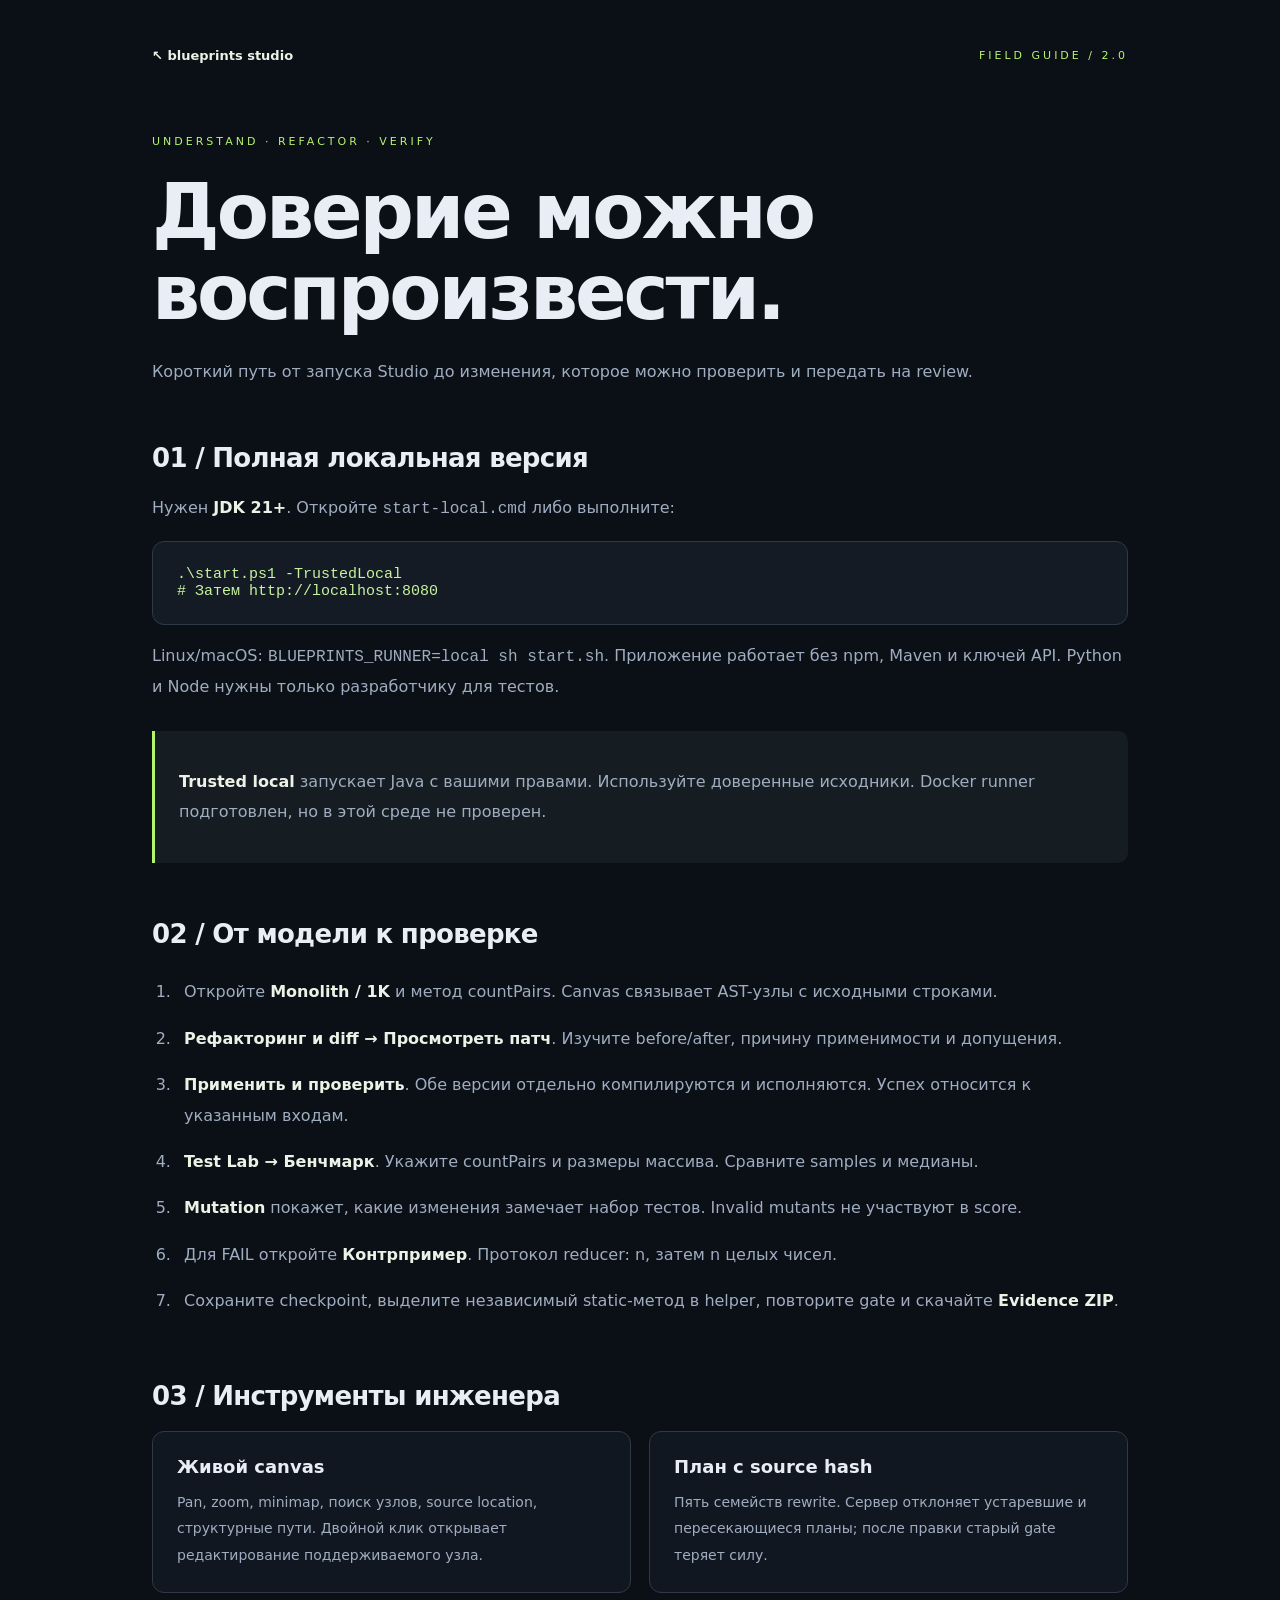
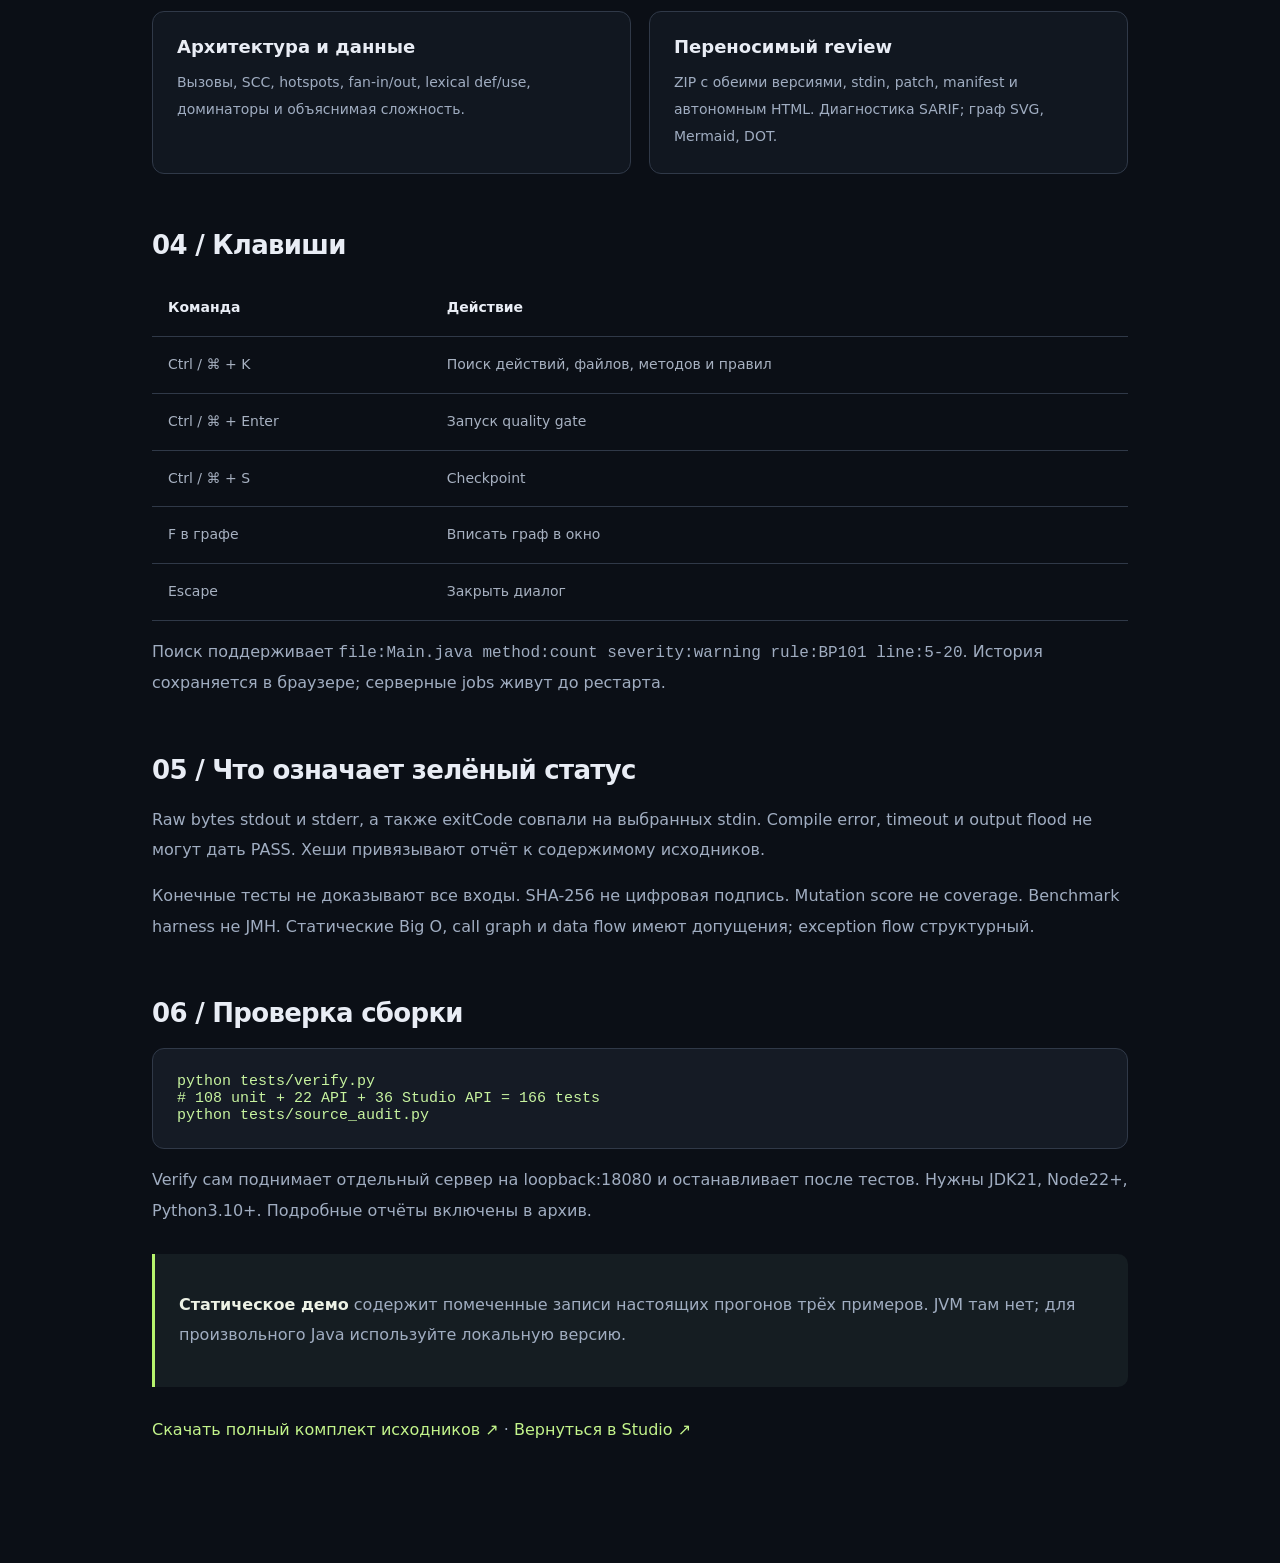
<file: web/guide.html>
<!doctype html>
<html lang="ru">
  <head>
    <meta charset="utf-8" />
    <meta name="viewport" content="width=device-width,initial-scale=1" />
    <title>Blueprints Studio / Field guide</title>
    <meta
      name="description"
      content="Запуск, сценарий проверки и технические границы Java Blueprints Studio."
    />
    <link rel="stylesheet" href="studio.css" />
    <style>
      body {
        overflow: auto;
      }
      .guide {
        max-width: 1040px;
        margin: auto;
        padding: 48px 32px 100px;
      }
      .guide nav {
        display: flex;
        justify-content: space-between;
        align-items: center;
        margin-bottom: 72px;
      }
      .guide a {
        color: var(--lime, #b6f36d);
        text-decoration: none;
      }
      .guide h1 {
        font-size: clamp(40px, 7vw, 76px);
        line-height: 1.06;
        letter-spacing: -3px;
        max-width: 800px;
        margin: 24px 0;
      }
      .guide h2 {
        font-size: 26px;
        margin: 56px 0 20px;
        letter-spacing: -0.7px;
      }
      .guide p,
      .guide li {
        color: var(--text-secondary, #9ba5b5);
        font-size: 16px;
        line-height: 1.9;
      }
      .guide strong {
        color: var(--text-primary, #edf2e6);
      }
      .guide code,
      .guide pre {
        font-family: Consolas, monospace;
      }
      .guide pre {
        padding: 24px;
        background: #151b25;
        border: 1px solid #303948;
        border-radius: 12px;
        overflow: auto;
        font-size: 15px;
        color: #c7f39f;
      }
      .guide-grid {
        display: grid;
        grid-template-columns: 1fr 1fr;
        gap: 18px;
      }
      .guide-card {
        padding: 24px;
        border: 1px solid #303948;
        border-radius: 12px;
        background: #111720;
      }
      .guide-card h3 {
        font-size: 18px;
        margin: 0 0 12px;
      }
      .guide-card p {
        font-size: 14px;
        margin: 0;
      }
      .guide-label {
        font-size: 11px;
        letter-spacing: 3px;
        color: #b6f36d;
      }
      .guide table {
        border-collapse: collapse;
        width: 100%;
        font-size: 14px;
      }
      .guide td,
      .guide th {
        text-align: left;
        padding: 16px;
        border-bottom: 1px solid #303948;
        line-height: 1.7;
      }
      .guide td {
        color: #a7b1c1;
      }
      .guide ol {
        padding-left: 24px;
      }
      .guide li {
        padding: 8px 0 8px 8px;
      }
      .guide-note {
        padding: 20px 24px;
        border-left: 3px solid #b6f36d;
        background: #151d22;
        border-radius: 0 10px 10px 0;
        margin: 28px 0;
      }
      @media (max-width: 640px) {
        .guide {
          padding: 24px 20px 60px;
        }
        .guide-grid {
          grid-template-columns: 1fr;
        }
        .guide nav {
          margin-bottom: 48px;
        }
        .guide h1 {
          letter-spacing: -1.5px;
        }
      }
    </style>
  </head>
  <body data-theme="dark">
    <main class="guide">
      <nav>
        <a href="./"><strong>↖ blueprints studio</strong></a
        ><span class="guide-label">FIELD GUIDE / 2.0</span>
      </nav>
      <div class="guide-label">UNDERSTAND · REFACTOR · VERIFY</div>
      <h1>Доверие можно<br />воспроизвести.</h1>
      <p>
        Короткий путь от запуска Studio до изменения, которое можно проверить и
        передать на review.
      </p>
      <h2>01 / Полная локальная версия</h2>
      <p>
        Нужен <strong>JDK 21+</strong>. Откройте
        <code>start-local.cmd</code> либо выполните:
      </p>
      <pre>
.\start.ps1 -TrustedLocal
# Затем http://localhost:8080</pre
      >
      <p>
        Linux/macOS: <code>BLUEPRINTS_RUNNER=local sh start.sh</code>.
        Приложение работает без npm, Maven и ключей API. Python и Node нужны
        только разработчику для тестов.
      </p>
      <div class="guide-note">
        <p>
          <strong>Trusted local</strong> запускает Java с вашими правами.
          Используйте доверенные исходники. Docker runner подготовлен, но в этой
          среде не проверен.
        </p>
      </div>
      <h2>02 / От модели к проверке</h2>
      <ol>
        <li>
          Откройте <strong>Monolith / 1K</strong> и метод countPairs. Canvas
          связывает AST-узлы с исходными строками.
        </li>
        <li>
          <strong>Рефакторинг и diff → Просмотреть патч</strong>. Изучите
          before/after, причину применимости и допущения.
        </li>
        <li>
          <strong>Применить и проверить</strong>. Обе версии отдельно
          компилируются и исполняются. Успех относится к указанным входам.
        </li>
        <li>
          <strong>Test Lab → Бенчмарк</strong>. Укажите countPairs и размеры
          массива. Сравните samples и медианы.
        </li>
        <li>
          <strong>Mutation</strong> покажет, какие изменения замечает набор
          тестов. Invalid mutants не участвуют в score.
        </li>
        <li>
          Для FAIL откройте <strong>Контрпример</strong>. Протокол reducer: n,
          затем n целых чисел.
        </li>
        <li>
          Сохраните checkpoint, выделите независимый static-метод в helper,
          повторите gate и скачайте <strong>Evidence ZIP</strong>.
        </li>
      </ol>
      <h2>03 / Инструменты инженера</h2>
      <div class="guide-grid">
        <article class="guide-card">
          <h3>Живой canvas</h3>
          <p>
            Pan, zoom, minimap, поиск узлов, source location, структурные пути.
            Двойной клик открывает редактирование поддерживаемого узла.
          </p>
        </article>
        <article class="guide-card">
          <h3>План с source hash</h3>
          <p>
            Пять семейств rewrite. Сервер отклоняет устаревшие и пересекающиеся
            планы; после правки старый gate теряет силу.
          </p>
        </article>
        <article class="guide-card">
          <h3>Архитектура и данные</h3>
          <p>
            Вызовы, SCC, hotspots, fan-in/out, lexical def/use, доминаторы и
            объяснимая сложность.
          </p>
        </article>
        <article class="guide-card">
          <h3>Переносимый review</h3>
          <p>
            ZIP с обеими версиями, stdin, patch, manifest и автономным HTML.
            Диагностика SARIF; граф SVG, Mermaid, DOT.
          </p>
        </article>
      </div>
      <h2>04 / Клавиши</h2>
      <table>
        <thead>
          <tr>
            <th>Команда</th>
            <th>Действие</th>
          </tr>
        </thead>
        <tbody>
          <tr>
            <td>Ctrl / ⌘ + K</td>
            <td>Поиск действий, файлов, методов и правил</td>
          </tr>
          <tr>
            <td>Ctrl / ⌘ + Enter</td>
            <td>Запуск quality gate</td>
          </tr>
          <tr>
            <td>Ctrl / ⌘ + S</td>
            <td>Checkpoint</td>
          </tr>
          <tr>
            <td>F в графе</td>
            <td>Вписать граф в окно</td>
          </tr>
          <tr>
            <td>Escape</td>
            <td>Закрыть диалог</td>
          </tr>
        </tbody>
      </table>
      <p>
        Поиск поддерживает
        <code
          >file:Main.java method:count severity:warning rule:BP101
          line:5-20</code
        >. История сохраняется в браузере; серверные jobs живут до рестарта.
      </p>
      <h2>05 / Что означает зелёный статус</h2>
      <p>
        Raw bytes stdout и stderr, а также exitCode совпали на выбранных stdin.
        Compile error, timeout и output flood не могут дать PASS. Хеши
        привязывают отчёт к содержимому исходников.
      </p>
      <p>
        Конечные тесты не доказывают все входы. SHA-256 не цифровая подпись.
        Mutation score не coverage. Benchmark harness не JMH. Статические Big O,
        call graph и data flow имеют допущения; exception flow структурный.
      </p>
      <h2>06 / Проверка сборки</h2>
      <pre>
python tests/verify.py
# 108 unit + 22 API + 36 Studio API = 166 tests
python tests/source_audit.py</pre
      >
      <p>
        Verify сам поднимает отдельный сервер на loopback:18080 и останавливает
        после тестов. Нужны JDK21, Node22+, Python3.10+. Подробные отчёты
        включены в архив.
      </p>
      <div class="guide-note">
        <p>
          <strong>Статическое демо</strong> содержит помеченные записи настоящих
          прогонов трёх примеров. JVM там нет; для произвольного Java
          используйте локальную версию.
        </p>
      </div>
      <p>
        <a href="java-blueprints-source.zip"
          >Скачать полный комплект исходников ↗</a
        >
        · <a href="./">Вернуться в Studio ↗</a>
      </p>
    </main>
  </body>
</html>
</file>
<file: web/studio.css>
/* Java Blueprints Studio — a local, accessible engineering workspace. */
:root {
  color-scheme: dark;
  --canvas: #0b0f16;
  --surface: #10151e;
  --surface-raised: #151c27;
  --surface-hover: #1a2432;
  --surface-inset: #0c1119;
  --border: #242d3b;
  --border-soft: #1b2431;
  --border-strong: #3b4960;
  --text: #e9edf5;
  --text-secondary: #a0adc1;
  --muted: #65758e;
  --faint: #43516a;
  --lime: #c3f48b;
  --lime-soft: #c3f48b12;
  --lime-border: #c3f48b40;
  --purple: #ada7f5;
  --purple-soft: #ada7f512;
  --cyan: #82c9e5;
  --amber: #e0bd81;
  --red: #f08d99;
  --green: #8bd6ae;
  --shadow: 0 18px 60px #0005;
  --font: "Segoe UI", Inter, system-ui, -apple-system, sans-serif;
  --mono: "Cascadia Code", Consolas, "SFMono-Regular", monospace;
  --radius: 12px;
  --editor-height: 262px;
  font-family: var(--font);
  font-size: 13px;
}

[data-theme="light"] {
  color-scheme: light;
  --canvas: #f1f3f7;
  --surface: #fafbfe;
  --surface-raised: #ffffff;
  --surface-hover: #e8edf5;
  --surface-inset: #eef1f7;
  --border: #d9dfeb;
  --border-soft: #e2e7f0;
  --border-strong: #aebbd0;
  --text: #202b40;
  --text-secondary: #53657e;
  --muted: #7888a2;
  --faint: #9ba7ba;
  --lime: #4e741c;
  --lime-soft: #64893212;
  --lime-border: #64893240;
  --purple: #7464bb;
  --purple-soft: #7464bb12;
  --cyan: #267da1;
  --amber: #946a21;
  --red: #b64a5e;
  --green: #297f5a;
  --shadow: 0 18px 60px #25355016;
}

* {
  box-sizing: border-box;
}

html,
body {
  width: 100%;
  min-width: 320px;
  height: 100%;
  margin: 0;
}

body {
  color: var(--text);
  background: var(--canvas);
  -webkit-font-smoothing: antialiased;
}

button,
input,
textarea,
select {
  font: inherit;
}

button,
a,
input,
textarea,
select {
  outline-offset: 3px;
}

button {
  color: inherit;
  cursor: pointer;
}

button:disabled {
  cursor: not-allowed;
  opacity: 0.38;
}

button:focus-visible,
a:focus-visible {
  outline: 2px solid var(--purple);
}

a {
  color: inherit;
  text-decoration: none;
}

p {
  line-height: 1.7;
}

button,
a {
  -webkit-tap-highlight-color: transparent;
}

[hidden] {
  display: none !important;
}

.icon {
  flex-shrink: 0;
  vertical-align: middle;
}

.button {
  display: inline-flex;
  align-items: center;
  justify-content: center;
  gap: 8px;
  min-height: 36px;
  padding: 9px 13px;
  border: 1px solid var(--border);
  border-radius: 7px;
  background: var(--surface-raised);
  color: var(--text-secondary);
  font-size: 11px;
  font-weight: 600;
  line-height: 1.2;
  white-space: nowrap;
  transition:
    background 0.16s,
    border-color 0.16s,
    transform 0.16s;
}

.button:hover:not(:disabled) {
  border-color: var(--border-strong);
  background: var(--surface-hover);
  color: var(--text);
}

.button:active:not(:disabled) {
  transform: translateY(1px);
}

.button.primary {
  border-color: #d9fbb3;
  background: #c3f48b;
  color: #1b2c0d;
  box-shadow: 0 3px 18px #baf36c12;
}

.button.primary:hover:not(:disabled) {
  border-color: #e3ffc5;
  background: #d4ffa1;
  color: #162407;
}

.button.accent {
  border-color: #9c92e655;
  background: var(--purple-soft);
  color: var(--purple);
}

.button.ghost {
  border-color: transparent;
  background: transparent;
}

.button.danger {
  border-color: #f08d9940;
  background: #f08d9910;
  color: var(--red);
}

.button.small {
  min-height: 29px;
  padding: 6px 9px;
  font-size: 10px;
}

.button.large {
  min-height: 43px;
  padding: 12px 19px;
  font-size: 12px;
}

.icon-button {
  display: inline-flex;
  align-items: center;
  justify-content: center;
  width: 30px;
  height: 30px;
  padding: 0;
  border: 1px solid transparent;
  border-radius: 6px;
  background: transparent;
  color: var(--muted);
  flex-shrink: 0;
}

.icon-button:hover {
  border-color: var(--border);
  background: var(--surface-hover);
  color: var(--text);
}

.icon-button.active {
  background: var(--purple-soft);
  color: var(--purple);
}

.badge {
  display: inline-flex;
  align-items: center;
  gap: 5px;
  padding: 3px 7px;
  border: 1px solid var(--border);
  border-radius: 4px;
  color: var(--text-secondary);
  background: var(--surface);
  font: 9px/1.4 var(--font);
  font-weight: 550;
  white-space: nowrap;
}

.badge.success,
.gate-pill.success {
  color: var(--green);
  border-color: #8bd6ae35;
  background: #8bd6ae0b;
}

.badge.accent,
.gate-pill.accent {
  color: var(--purple);
  border-color: #ada7f535;
  background: var(--purple-soft);
}

.badge.danger,
.gate-pill.danger {
  color: var(--red);
  border-color: #f08d9935;
  background: #f08d990b;
}

.badge.warning {
  color: var(--amber);
  border-color: #e0bd8135;
  background: #e0bd810b;
}

.badge.lime {
  color: var(--lime);
  border-color: var(--lime-border);
  background: var(--lime-soft);
}

.studio-shell {
  display: grid;
  grid-template-columns: 72px 230px minmax(440px, 1fr) 300px;
  grid-template-rows: 70px minmax(0, 1fr) 28px;
  height: 100dvh;
  overflow: hidden;
}

.navigation-rail {
  grid-column: 1;
  grid-row: 1 / 4;
  display: flex;
  flex-direction: column;
  align-items: center;
  z-index: 30;
  padding: 19px 0 12px;
  border-right: 1px solid var(--border);
  background: var(--surface-inset);
}

.rail-brand {
  display: grid;
  place-items: center;
  width: 37px;
  height: 37px;
  margin-bottom: 33px;
  border: 1px solid var(--lime-border);
  border-radius: 10px;
  background: linear-gradient(130deg, var(--lime-soft), transparent);
  color: var(--lime);
}

.rail-navigation {
  display: flex;
  flex-direction: column;
  align-items: center;
  gap: 9px;
  width: 100%;
}

.rail-button {
  position: relative;
  display: grid;
  place-items: center;
  width: 42px;
  height: 42px;
  border: 1px solid transparent;
  border-radius: 10px;
  background: transparent;
  color: var(--muted);
}

.rail-button.active {
  color: var(--lime);
  background: var(--lime-soft);
  border-color: var(--lime-border);
}

.rail-button.active::before {
  position: absolute;
  left: -16px;
  width: 3px;
  height: 19px;
  border-radius: 3px;
  background: var(--lime);
  content: "";
}

.rail-button:hover:not(.active) {
  color: var(--text);
  background: var(--surface-hover);
}

.rail-button::after {
  position: absolute;
  left: 53px;
  z-index: 40;
  padding: 7px 10px;
  border: 1px solid var(--border-strong);
  border-radius: 6px;
  background: var(--surface-raised);
  color: var(--text);
  font-size: 10px;
  white-space: nowrap;
  content: attr(aria-label);
  opacity: 0;
  pointer-events: none;
  transform: translateX(-3px);
  transition:
    opacity 0.15s,
    transform 0.15s;
}

.rail-button:hover::after {
  opacity: 1;
  transform: translateX(0);
}

.rail-divider {
  width: 23px;
  height: 1px;
  margin: 12px 0;
  background: var(--border);
}

.rail-bottom {
  display: flex;
  flex-direction: column;
  gap: 10px;
  margin-top: auto;
}

.rail-avatar {
  display: grid;
  place-items: center;
  width: 28px;
  height: 28px;
  margin: 8px auto 0;
  border: 1px solid #536449;
  border-radius: 50%;
  background: #263123;
  color: #b9d999;
  font-size: 9px;
  font-weight: 650;
}

.studio-header {
  grid-column: 2 / 5;
  grid-row: 1;
  display: flex;
  align-items: center;
  gap: 22px;
  padding: 0 24px;
  border-bottom: 1px solid var(--border);
  background: var(--surface);
  z-index: 20;
}

.header-wordmark {
  display: flex;
  align-items: baseline;
  gap: 6px;
  min-width: 196px;
  color: var(--text);
  font-size: 20px;
  font-weight: 650;
  letter-spacing: -0.9px;
}

.header-wordmark span {
  color: var(--muted);
  font-size: 10px;
  font-weight: 400;
  letter-spacing: -0.2px;
}

.header-breadcrumb {
  display: flex;
  align-items: center;
  gap: 10px;
  color: var(--muted);
  font-size: 11px;
  white-space: nowrap;
}

.header-breadcrumb strong {
  max-width: 160px;
  overflow: hidden;
  color: var(--text-secondary);
  font-weight: 500;
  text-overflow: ellipsis;
}

.header-search {
  display: flex;
  align-items: center;
  gap: 9px;
  width: 280px;
  min-width: 170px;
  height: 34px;
  margin-left: auto;
  padding: 0 10px;
  border: 1px solid var(--border);
  border-radius: 7px;
  color: var(--muted);
  background: var(--surface-inset);
  font-size: 10px;
  text-align: left;
}

.header-search kbd {
  margin-left: auto;
}

kbd {
  padding: 2px 4px;
  border: 1px solid var(--border-strong);
  border-radius: 4px;
  color: var(--muted);
  font: 9px/1.2 var(--mono);
}

.header-actions {
  display: flex;
  align-items: center;
  gap: 8px;
}

.header-separator {
  height: 22px;
  margin: 0 4px;
  border-left: 1px solid var(--border);
}

.project-panel {
  grid-column: 2;
  grid-row: 2;
  display: flex;
  flex-direction: column;
  overflow: hidden;
  padding: 20px 13px 12px;
  border-right: 1px solid var(--border);
  background: var(--surface);
}

.workspace-tile {
  position: relative;
  padding: 15px 12px;
  border: 1px solid var(--border-strong);
  border-radius: 9px;
  background: linear-gradient(145deg, var(--surface-hover), var(--surface));
}

.workspace-tile-eyebrow {
  margin-bottom: 9px;
  color: var(--muted);
  font-size: 8px;
  letter-spacing: 1.7px;
}

.workspace-tile-name {
  display: flex;
  align-items: center;
  gap: 8px;
  overflow: hidden;
  color: var(--text);
  font-size: 12px;
  font-weight: 600;
}

.workspace-tile-name span {
  overflow: hidden;
  text-overflow: ellipsis;
  white-space: nowrap;
}

.workspace-tile-meta {
  display: flex;
  justify-content: space-between;
  align-items: center;
  margin-top: 11px;
  color: var(--muted);
  font-size: 9px;
}

.section-label {
  display: flex;
  align-items: center;
  justify-content: space-between;
  margin: 22px 9px 10px;
  color: var(--muted);
  font-size: 8px;
  font-weight: 600;
  letter-spacing: 1.5px;
}

.section-label span {
  color: var(--faint);
  font-family: var(--mono);
  letter-spacing: 0;
}

.file-list,
.method-list {
  display: flex;
  flex-direction: column;
  gap: 3px;
}

.file-list {
  max-height: 166px;
  overflow: auto;
}

.file-row,
.method-row {
  display: flex;
  align-items: center;
  gap: 8px;
  min-height: 34px;
  padding: 8px 9px;
  border: 1px solid transparent;
  border-radius: 6px;
  background: transparent;
  color: var(--text-secondary);
  font-size: 10px;
  text-align: left;
}

.file-row.active {
  border-color: #ada7f52b;
  color: #c6c2fc;
  background: var(--purple-soft);
}

.file-row:hover,
.method-row:hover {
  background: var(--surface-hover);
}

.file-row .file-name {
  flex: 1;
  min-width: 0;
  overflow: hidden;
  text-overflow: ellipsis;
  white-space: nowrap;
}

.java-mark {
  display: grid;
  place-items: center;
  width: 17px;
  height: 19px;
  flex-shrink: 0;
  border: 1px solid #c7955e5c;
  border-radius: 3px;
  color: #dcb985;
  font: 8px var(--mono);
}

.dirty-indicator {
  width: 5px;
  height: 5px;
  flex-shrink: 0;
  border-radius: 50%;
  background: var(--amber);
}

.search-field {
  display: flex;
  align-items: center;
  gap: 7px;
  min-height: 31px;
  padding: 6px 9px;
  border: 1px solid var(--border);
  border-radius: 6px;
  color: var(--muted);
  background: var(--surface-inset);
}

.search-field input {
  width: 100%;
  min-width: 0;
  border: 0;
  outline: none;
  color: var(--text);
  background: transparent;
  font-size: 10px;
}

input::placeholder,
textarea::placeholder {
  color: var(--faint);
}

.method-list {
  flex: 1;
  min-height: 50px;
  margin-top: 9px;
  overflow: auto;
}

.method-row {
  gap: 9px;
  padding-top: 9px;
  padding-bottom: 9px;
}

.method-row.active {
  color: var(--lime);
  background: var(--lime-soft);
}

.method-row .icon {
  color: var(--purple);
}

.method-name {
  min-width: 0;
  flex: 1;
  overflow: hidden;
  text-overflow: ellipsis;
  white-space: nowrap;
}

.method-name small {
  display: block;
  margin-top: 4px;
  color: var(--faint);
  font-size: 8px;
}

.method-line {
  color: var(--faint);
  font: 8px var(--mono);
}

.project-bottom {
  margin-top: 15px;
  padding-top: 14px;
  border-top: 1px solid var(--border);
}

.sample-picker {
  display: flex;
  align-items: center;
  gap: 8px;
}

.sample-picker select {
  width: 100%;
  padding: 8px;
  border: 1px solid var(--border);
  border-radius: 6px;
  outline: none;
  color: var(--text-secondary);
  background: var(--surface-inset);
  font-size: 10px;
}

.project-help {
  display: flex;
  justify-content: space-between;
  align-items: center;
  gap: 6px;
  margin: 14px 3px 0;
  color: var(--muted);
  font-size: 9px;
}

.project-help .icon {
  color: var(--lime);
}

.studio-main {
  grid-column: 3;
  grid-row: 2;
  min-width: 0;
  overflow: auto;
  padding: 28px;
  background:
    radial-gradient(ellipse at 100% 0, #ada7f505, transparent 55%),
    var(--canvas);
}

.eyebrow {
  color: var(--muted);
  font-size: 8px;
  font-weight: 650;
  letter-spacing: 1.7px;
  line-height: 1.8;
}

.view-heading {
  display: flex;
  align-items: center;
  justify-content: space-between;
  gap: 20px;
  margin-bottom: 25px;
}

.view-heading h1 {
  margin: 6px 0 8px;
  font-size: 29px;
  font-weight: 550;
  letter-spacing: -1.1px;
  line-height: 1.2;
}

.view-heading p {
  max-width: 580px;
  margin: 0;
  color: var(--muted);
  font-size: 11px;
}

.view-heading-actions {
  display: flex;
  flex-shrink: 0;
  align-items: center;
  gap: 7px;
}

.overview-hero {
  position: relative;
  display: grid;
  grid-template-columns: 1.2fr 0.8fr;
  min-height: 250px;
  margin-bottom: 23px;
  overflow: hidden;
  border: 1px solid var(--border-strong);
  border-radius: 13px;
  background: linear-gradient(
    125deg,
    var(--surface-raised),
    var(--surface-inset)
  );
}

.hero-content {
  position: relative;
  z-index: 2;
  padding: 30px;
}

.hero-content .eyebrow {
  color: var(--lime);
}

.hero-content h1 {
  margin: 13px 0 13px;
  font-size: clamp(30px, 2.8vw, 47px);
  font-weight: 500;
  letter-spacing: -1.8px;
  line-height: 1.12;
}

.hero-content h1 span {
  color: var(--lime);
}

.hero-content p {
  max-width: 400px;
  margin: 0 0 23px;
  color: var(--text-secondary);
  font-size: 11px;
}

.hero-actions {
  display: flex;
  gap: 9px;
}

.hero-art {
  position: relative;
  display: flex;
  align-items: center;
  justify-content: center;
  overflow: hidden;
  background: radial-gradient(ellipse, #a9c46c09, transparent 65%);
}

.hero-orbit {
  position: absolute;
  width: 280px;
  height: 280px;
  border: 1px solid var(--border);
  border-radius: 50%;
  transform: rotate(-20deg) scaleX(0.8);
}

.hero-orbit::before,
.hero-orbit::after {
  position: absolute;
  inset: 24px;
  border: 1px dashed var(--border);
  border-radius: 50%;
  content: "";
}

.hero-orbit::after {
  inset: 63px;
  border-style: solid;
}

.hero-core {
  position: relative;
  display: grid;
  place-items: center;
  width: 76px;
  height: 76px;
  border: 1px solid var(--lime-border);
  border-radius: 21px;
  background: var(--surface);
  color: var(--lime);
  box-shadow: 0 0 60px #c3f48b10;
  transform: rotate(-9deg);
}

.hero-float {
  position: absolute;
  display: inline-flex;
  align-items: center;
  gap: 7px;
  padding: 9px 12px;
  border: 1px solid var(--border-strong);
  border-radius: 7px;
  background: var(--surface-raised);
  color: var(--text-secondary);
  font: 10px var(--mono);
  box-shadow: 0 8px 28px #0002;
}

.hero-float-one {
  top: 43px;
  left: 6px;
  transform: rotate(-6deg);
}

.hero-float-two {
  right: 16px;
  top: 113px;
  color: var(--purple);
  transform: rotate(5deg);
}

.hero-float-three {
  left: 20px;
  bottom: 35px;
  color: var(--green);
  transform: rotate(-3deg);
}

.metrics-grid {
  display: grid;
  grid-template-columns: repeat(4, minmax(0, 1fr));
  gap: 12px;
  margin-bottom: 23px;
}

.metric-card {
  min-width: 0;
  padding: 17px 18px 15px;
  border: 1px solid var(--border);
  border-radius: 9px;
  background: var(--surface);
}

.metric-label {
  display: flex;
  align-items: center;
  justify-content: space-between;
  gap: 8px;
  color: var(--muted);
  font-size: 8px;
  font-weight: 600;
  letter-spacing: 1px;
  text-transform: uppercase;
}

.metric-label .icon {
  color: var(--faint);
}

.metric-value {
  margin-top: 12px;
  margin-bottom: 6px;
  color: var(--text);
  font-size: 29px;
  font-weight: 450;
  letter-spacing: -1.2px;
}

.metric-accent .metric-value {
  color: var(--lime);
}

.metric-detail {
  color: var(--muted);
  font-size: 8px;
  line-height: 1.5;
}

.metric-detail span {
  float: right;
  color: var(--green);
}

.overview-grid {
  display: grid;
  grid-template-columns: minmax(0, 1.2fr) minmax(0, 1fr);
  gap: 17px;
  margin-bottom: 20px;
}

.panel {
  min-width: 0;
  overflow: hidden;
  border: 1px solid var(--border);
  border-radius: 10px;
  background: var(--surface);
}

.panel-header {
  display: flex;
  align-items: center;
  justify-content: space-between;
  gap: 12px;
  min-height: 48px;
  padding: 11px 16px;
  border-bottom: 1px solid var(--border);
}

.panel-header > div:first-child {
  display: flex;
  align-items: center;
  gap: 8px;
  color: var(--text-secondary);
  font-size: 11px;
  font-weight: 550;
}

.panel-header small {
  color: var(--muted);
  font-size: 8px;
  font-weight: 400;
}

.panel-icon {
  color: var(--purple);
}

.panel-header-actions {
  display: flex;
  align-items: center;
  gap: 6px;
}

.panel-body {
  padding: 17px;
}

.panel.no-padding .panel-body {
  padding: 0;
}

.pipeline-steps {
  display: flex;
  flex-direction: column;
  gap: 0;
}

.pipeline-step {
  display: grid;
  grid-template-columns: 29px minmax(0, 1fr) 17px;
  align-items: center;
  gap: 11px;
  min-height: 59px;
  padding: 8px 0;
  color: var(--text-secondary);
}

.pipeline-step:not(:last-child) {
  border-bottom: 1px solid var(--border-soft);
}

.pipeline-number {
  display: grid;
  place-items: center;
  width: 27px;
  height: 27px;
  border: 1px solid var(--border-strong);
  border-radius: 7px;
  color: var(--muted);
  font: 9px var(--mono);
}

.pipeline-step.ready .pipeline-number {
  border-color: var(--lime-border);
  color: var(--lime);
  background: var(--lime-soft);
}

.pipeline-step strong {
  display: block;
  color: var(--text);
  font-size: 11px;
  font-weight: 500;
}

.pipeline-step small {
  display: block;
  margin-top: 4px;
  color: var(--muted);
  font-size: 9px;
}

.capability-grid {
  display: grid;
  grid-template-columns: repeat(3, minmax(0, 1fr));
  gap: 12px;
}

.capability-card {
  padding: 17px;
  border: 1px solid var(--border);
  border-radius: 9px;
  background: var(--surface);
  text-align: left;
  transition:
    border-color 0.2s,
    transform 0.2s;
}

.capability-card:hover {
  border-color: var(--border-strong);
  transform: translateY(-2px);
}

.capability-card > .icon {
  margin-bottom: 15px;
  color: var(--purple);
}

.capability-card h3 {
  margin: 0 0 7px;
  font-size: 12px;
  font-weight: 550;
}

.capability-card p {
  margin: 0;
  color: var(--muted);
  font-size: 9px;
}

.studio-inspector {
  grid-column: 4;
  grid-row: 2;
  overflow: auto;
  padding: 20px 17px 22px;
  border-left: 1px solid var(--border);
  background: var(--surface);
}

.inspector-title {
  display: flex;
  align-items: center;
  justify-content: space-between;
  gap: 10px;
  margin-bottom: 20px;
  color: var(--text-secondary);
  font-size: 11px;
  font-weight: 550;
}

.segmented-tabs {
  display: flex;
  align-items: center;
  gap: 2px;
  padding: 3px;
  border: 1px solid var(--border);
  border-radius: 7px;
  background: var(--surface-inset);
}

.segmented-tabs button {
  display: inline-flex;
  align-items: center;
  justify-content: center;
  gap: 5px;
  flex: 1;
  min-height: 29px;
  padding: 5px 8px;
  border: 1px solid transparent;
  border-radius: 5px;
  background: transparent;
  color: var(--muted);
  font-size: 9px;
  white-space: nowrap;
}

.segmented-tabs button.active {
  border-color: var(--border);
  background: var(--surface-raised);
  color: var(--text);
  box-shadow: 0 2px 5px #0001;
}

.segmented-tabs small {
  padding: 1px 4px;
  border-radius: 3px;
  color: var(--muted);
  background: var(--surface-inset);
  font: 8px var(--mono);
}

.inspector-section {
  margin-top: 23px;
}

.inspector-section-title {
  display: flex;
  align-items: center;
  justify-content: space-between;
  margin: 0 0 12px;
  color: var(--muted);
  font-size: 8px;
  font-weight: 600;
  letter-spacing: 1.1px;
  text-transform: uppercase;
}

.finding-card {
  margin-bottom: 11px;
  padding: 13px;
  border: 1px solid var(--border);
  border-radius: 8px;
  background: var(--surface-raised);
}

.finding-card.active {
  border-color: var(--purple);
}

.finding-card-top {
  display: flex;
  align-items: center;
  gap: 6px;
  margin-bottom: 9px;
  color: var(--muted);
  font-size: 8px;
}

.finding-card-top code {
  margin-left: auto;
  color: var(--faint);
  font: 8px var(--mono);
}

.finding-card h3 {
  margin: 0 0 8px;
  color: var(--text);
  font-size: 11px;
  font-weight: 550;
  line-height: 1.5;
}

.finding-card p {
  margin: 0 0 10px;
  color: var(--muted);
  font-size: 9px;
  line-height: 1.7;
}

.finding-location {
  display: inline-flex;
  align-items: center;
  gap: 5px;
  max-width: 100%;
  padding: 3px 5px;
  border: 0;
  border-radius: 4px;
  color: var(--text-secondary);
  background: var(--surface-inset);
  font: 8px var(--mono);
}

.finding-location:hover {
  color: var(--purple);
}

.finding-card .button {
  width: 100%;
  margin-top: 11px;
}

.severity-error {
  color: var(--red);
}

.severity-warning {
  color: var(--amber);
}

.severity-info {
  color: var(--cyan);
}

.potential-card {
  position: relative;
  overflow: hidden;
  padding: 17px;
  border: 1px solid var(--lime-border);
  border-radius: 9px;
  background: linear-gradient(135deg, var(--lime-soft), var(--surface));
}

.potential-card .eyebrow {
  color: var(--lime);
  font-size: 7px;
}

.potential-comparison {
  display: flex;
  align-items: center;
  justify-content: space-between;
  gap: 13px;
  margin: 18px 0 12px;
  color: var(--muted);
}

.potential-comparison strong {
  color: var(--text-secondary);
  font: 23px var(--mono);
}

.potential-comparison strong:last-child {
  color: var(--lime);
}

.potential-card p {
  margin: 0;
  color: var(--text-secondary);
  font-size: 9px;
}

.gate-pill {
  display: inline-flex;
  align-items: center;
  gap: 6px;
  min-height: 29px;
  padding: 5px 9px;
  border: 1px solid var(--border);
  border-radius: 6px;
  color: var(--text-secondary);
  font-size: 9px;
  white-space: nowrap;
}

.notice {
  display: flex;
  align-items: flex-start;
  gap: 9px;
  padding: 11px 13px;
  border: 1px solid var(--border);
  border-radius: 7px;
  color: var(--text-secondary);
  background: var(--surface-inset);
  font-size: 10px;
  line-height: 1.7;
}

.notice .icon {
  margin-top: 2px;
  color: var(--purple);
}

.notice.warning {
  border-color: #e0bd8130;
  background: #e0bd8108;
}

.notice.warning .icon {
  color: var(--amber);
}

.notice.success .icon {
  color: var(--green);
}

.muted {
  color: var(--muted);
}

.text-small {
  font-size: 10px;
}

.text-tiny {
  font-size: 9px;
}

.text-lime {
  color: var(--lime);
}

.text-purple {
  color: var(--purple);
}

.text-green {
  color: var(--green);
}

.text-red {
  color: var(--red);
}

.text-amber {
  color: var(--amber);
}

.mono {
  font-family: var(--mono);
}

.studio-status {
  grid-column: 2 / 5;
  grid-row: 3;
  display: flex;
  align-items: center;
  justify-content: space-between;
  gap: 16px;
  padding: 0 16px;
  border-top: 1px solid var(--border);
  color: var(--muted);
  background: var(--surface);
  font-size: 8px;
}

.status-group {
  display: flex;
  align-items: center;
  gap: 13px;
}

.status-group span {
  display: inline-flex;
  align-items: center;
  gap: 5px;
}

.status-light {
  display: inline-block;
  width: 5px;
  height: 5px;
  flex-shrink: 0;
  border-radius: 50%;
  background: var(--lime);
  box-shadow: 0 0 8px #c3f48b20;
}

.status-light.warning {
  background: var(--amber);
}

.canvas-view {
  display: flex;
  flex-direction: column;
  height: 100%;
  min-height: 500px;
}

.canvas-heading {
  display: flex;
  align-items: center;
  justify-content: space-between;
  gap: 12px;
  margin-bottom: 16px;
}

.canvas-heading h1 {
  margin: 4px 0 0;
  font-size: 23px;
  font-weight: 500;
  letter-spacing: -0.8px;
}

.canvas-heading-left {
  min-width: 0;
}

.canvas-heading-actions {
  display: flex;
  align-items: center;
  gap: 6px;
}

.canvas-toolbar {
  display: flex;
  align-items: center;
  justify-content: space-between;
  gap: 12px;
  min-height: 45px;
  padding: 8px 12px;
  border: 1px solid var(--border);
  border-bottom: 0;
  border-radius: 9px 9px 0 0;
  background: var(--surface);
}

.canvas-method-selector {
  display: flex;
  align-items: center;
  gap: 8px;
  min-width: 0;
}

.canvas-method-selector .icon {
  color: var(--purple);
}

.canvas-method-selector select {
  max-width: 220px;
  padding: 4px 20px 4px 3px;
  border: 0;
  outline: none;
  background: var(--surface);
  color: var(--text);
  font: 11px var(--mono);
}

.canvas-toolbar .search-field {
  width: 170px;
  min-height: 26px;
  border-color: transparent;
  background: var(--surface-inset);
}

.canvas-stats {
  display: flex;
  gap: 7px;
  margin-left: auto;
}

.canvas-graph-slot {
  position: relative;
  flex: 1;
  min-height: 230px;
}

.graph-workbench {
  position: relative;
  display: flex;
  flex-direction: column;
  width: 100%;
  height: 100%;
  min-height: 230px;
  overflow: hidden;
  border: 1px solid var(--border);
  border-radius: 0 0 9px 9px;
  background: var(--surface-inset);
}

.graph-topline {
  position: absolute;
  display: flex;
  align-items: center;
  justify-content: space-between;
  top: 0;
  left: 0;
  right: 0;
  z-index: 5;
  height: 43px;
  padding: 8px 14px;
  pointer-events: none;
  background: linear-gradient(var(--surface-inset), transparent);
}

.graph-topline-caption {
  display: flex;
  align-items: center;
  gap: 7px;
  color: var(--muted);
  font-size: 8px;
}

.graph-scope-label {
  margin-left: 6px;
  color: var(--faint);
  font: 7px var(--mono);
  letter-spacing: 1px;
}

.graph-topline-actions {
  display: flex;
  gap: 3px;
  pointer-events: auto;
}

.graph-viewport {
  position: relative;
  flex: 1;
  min-height: 200px;
  overflow: hidden;
  outline: none;
  cursor: grab;
  touch-action: none;
}

.graph-viewport.dragging {
  cursor: grabbing;
}

.graph-grid {
  position: absolute;
  inset: 0;
  background-image: radial-gradient(
    var(--border-strong) 0.65px,
    transparent 0.65px
  );
  background-size: 24px 24px;
  opacity: 0.58;
  pointer-events: none;
}

.graph-world {
  position: absolute;
  inset: 0;
  transform-origin: 0 0;
  will-change: transform;
}

.graph-connections {
  position: absolute;
  overflow: visible;
  pointer-events: none;
}

.flow-edge {
  color: #576981;
}

.flow-edge path {
  fill: none;
  stroke: currentColor;
  stroke-width: 1.35px;
}

.flow-edge text {
  fill: var(--muted);
  stroke: none;
  font: 9px var(--font);
}

.flow-edge.back-edge {
  color: #8474ad;
}

.flow-edge.exception-edge path {
  stroke-dasharray: 5 4;
}

.flow-edge.slice-edge {
  color: var(--lime);
}

.flow-edge.slice-edge path {
  stroke-width: 2px;
}

.flow-node {
  position: absolute;
  display: block;
  overflow: visible;
  padding: 0;
  border: 1px solid #3d5575;
  border-radius: 10px;
  background: linear-gradient(115deg, #172335, #131c2a);
  text-align: left;
  box-shadow: 0 6px 18px #0002;
  cursor: grab;
  touch-action: none;
  transition:
    box-shadow 0.15s,
    opacity 0.15s;
}

.flow-node:hover,
.flow-node.selected {
  box-shadow:
    0 0 0 3px #ada7f520,
    0 8px 28px #0004;
}

.flow-node.selected {
  outline: 1px solid var(--purple);
  outline-offset: 3px;
}

.flow-node-header {
  display: flex;
  align-items: center;
  justify-content: space-between;
  padding: 13px 13px 8px;
  color: #8eaed1;
  font: 8px var(--mono);
  letter-spacing: 0.8px;
}

.flow-node-header > span:first-child {
  display: flex;
  align-items: center;
  gap: 6px;
}

.flow-node-header > span:last-child {
  opacity: 0.6;
  font-size: 7px;
}

.flow-node-code {
  display: block;
  margin: 0 13px 11px;
  overflow: hidden;
  color: #dbe6f6;
  font: 11px/1.5 var(--mono);
  text-overflow: ellipsis;
  white-space: nowrap;
}

.flow-node.kind-entry {
  border-color: #7469b0;
  background: linear-gradient(115deg, #29243e, #1e1d30);
}

.flow-node.kind-entry .flow-node-header {
  color: #b5a7ed;
}

.flow-node.kind-loop {
  border-color: #62518e;
  background: linear-gradient(115deg, #271f38, #1c182c);
}

.flow-node.kind-loop .flow-node-header {
  color: #b6a0e1;
}

.flow-node.kind-condition,
.flow-node.kind-switch {
  border-color: #89703e;
  background: linear-gradient(115deg, #2c261c, #201d17);
}

.flow-node.kind-condition .flow-node-header,
.flow-node.kind-switch .flow-node-header {
  color: #d9bb82;
}

.flow-node.kind-return,
.flow-node.kind-exit {
  border-color: #3c745c;
  background: linear-gradient(115deg, #182b23, #14221d);
}

.flow-node.kind-return .flow-node-header,
.flow-node.kind-exit .flow-node-header {
  color: #97d7b5;
}

.flow-node.kind-throw,
.flow-node.kind-catch,
.flow-node.kind-try {
  border-color: #8e6156;
  background: linear-gradient(115deg, #32241f, #241b1b);
}

.flow-node.kind-throw .flow-node-header,
.flow-node.kind-catch .flow-node-header {
  color: #e3ad9e;
}

.flow-node.kind-exit {
  opacity: 0.7;
}

.node-port {
  position: absolute;
  left: calc(50% - 3px);
  width: 6px;
  height: 6px;
  border: 1px solid #7b8fae;
  border-radius: 50%;
  background: #111722;
}

.port-in {
  top: -4px;
}

.port-out {
  bottom: -4px;
}

.flow-node.search-dimmed,
.flow-node.slice-dimmed {
  opacity: 0.2;
}

.flow-node.slice-highlight {
  outline: 2px solid var(--lime);
  outline-offset: 3px;
}

.graph-bottomline {
  display: flex;
  align-items: center;
  justify-content: space-between;
  min-height: 36px;
  padding: 0 12px;
  border-top: 1px solid var(--border);
  background: var(--surface);
}

.graph-legend {
  display: flex;
  gap: 15px;
  color: var(--muted);
  font-size: 7px;
}

.graph-legend span::before {
  display: inline-block;
  width: 4px;
  height: 4px;
  margin: 0 5px 1px 0;
  border-radius: 1px;
  background: #6d99c6;
  content: "";
}

.graph-legend .legend-condition::before {
  background: var(--amber);
}

.graph-legend .legend-loop::before {
  background: var(--purple);
}

.graph-legend .legend-return::before {
  background: var(--green);
}

.graph-zoom-control {
  display: flex;
  align-items: center;
  gap: 2px;
  color: var(--muted);
  font: 8px var(--mono);
}

.graph-zoom-control button {
  display: grid;
  place-items: center;
  width: 25px;
  height: 25px;
  border: 0;
  border-radius: 4px;
  color: var(--muted);
  background: transparent;
}

.graph-zoom-control button:hover {
  color: var(--text);
  background: var(--surface-hover);
}

.graph-zoom-control span {
  min-width: 34px;
  text-align: center;
}

.graph-watermark {
  position: absolute;
  right: 16px;
  bottom: 16px;
  color: var(--faint);
  font: 8px var(--mono);
  letter-spacing: 3px;
  opacity: 0.6;
  pointer-events: none;
}

.graph-watermark span {
  display: block;
  margin-top: 6px;
  font-size: 5px;
  letter-spacing: 1px;
}

.graph-minimap {
  position: absolute;
  left: 13px;
  bottom: 49px;
  width: 90px;
  height: 68px;
  padding: 7px;
  border: 1px solid var(--border-strong);
  border-radius: 6px;
  background: var(--surface);
  opacity: 0.8;
  pointer-events: none;
}

.graph-minimap svg {
  width: 100%;
  height: 100%;
}

.canvas-resize-handle {
  display: flex;
  align-items: center;
  justify-content: center;
  height: 13px;
  flex-shrink: 0;
  cursor: row-resize;
}

.canvas-resize-handle::after {
  width: 28px;
  height: 3px;
  border-radius: 2px;
  background: var(--border-strong);
  content: "";
}

.canvas-code-slot {
  height: var(--editor-height);
  min-height: 130px;
  flex-shrink: 0;
}

.source-editor {
  display: flex;
  flex-direction: column;
  height: 100%;
  overflow: hidden;
  border: 1px solid var(--border);
  border-radius: 9px;
  background: var(--surface-inset);
}

.source-editor-header {
  display: flex;
  align-items: center;
  justify-content: space-between;
  min-height: 35px;
  padding: 4px 12px;
  border-bottom: 1px solid var(--border);
  color: var(--text-secondary);
  background: var(--surface);
  font-size: 9px;
}

.source-editor-header > span,
.source-editor-header > div {
  display: flex;
  align-items: center;
  gap: 7px;
}

.source-editor-header > span .icon {
  color: var(--purple);
}

.editor-readonly {
  color: var(--amber);
  font-size: 8px;
}

.editor-live-dot {
  width: 4px;
  height: 4px;
  border-radius: 50%;
  background: var(--lime);
}

.source-editor-body {
  display: flex;
  flex: 1;
  min-height: 0;
}

.source-gutter {
  display: flex;
  flex-direction: column;
  width: 46px;
  flex-shrink: 0;
  padding: 13px 11px;
  overflow: hidden;
  color: var(--faint);
  background: var(--surface-inset);
  font: 10px/21px var(--mono);
  text-align: right;
  user-select: none;
}

.gutter-error {
  color: var(--red);
}

.source-code-stack {
  position: relative;
  flex: 1;
  min-width: 0;
  overflow: hidden;
}

.source-highlight,
#source-input {
  position: absolute;
  inset: 0;
  width: 100%;
  height: 100%;
  margin: 0;
  padding: 13px 18px 13px 3px;
  border: 0;
  outline: none;
  background: transparent;
  font: 11px/21px var(--mono);
  font-variant-ligatures: none;
  letter-spacing: 0;
  tab-size: 4;
  white-space: pre;
  overflow: auto;
}

.source-highlight {
  color: var(--text-secondary);
  pointer-events: none;
  scrollbar-width: none;
}

.source-highlight::-webkit-scrollbar {
  display: none;
}

.source-highlight code {
  font: inherit;
}

#source-input {
  resize: none;
  color: transparent;
  caret-color: var(--text);
  -webkit-text-fill-color: transparent;
}

#source-input::selection {
  background: #7889d63f;
}

.source-editor-footer {
  display: flex;
  align-items: center;
  justify-content: space-between;
  height: 24px;
  padding: 0 12px;
  border-top: 1px solid var(--border-soft);
  color: var(--muted);
  font: 8px var(--mono);
}

.source-editor-footer b {
  margin: 0 5px;
  color: var(--faint);
}

.syntax-keyword {
  color: #be9de7;
}

.syntax-type {
  color: #83bfd6;
}

.syntax-function {
  color: #d5d6ac;
}

.syntax-string,
.syntax-character {
  color: #b6cc95;
}

.syntax-number,
.syntax-literal {
  color: #dcbd8e;
}

.syntax-comment {
  color: #64758d;
  font-style: italic;
}

.syntax-annotation {
  color: #d3c28f;
}

.syntax-operator,
.syntax-punctuation {
  color: #9da9bc;
}

[data-theme="light"] .syntax-keyword {
  color: #8b4fae;
}

[data-theme="light"] .syntax-type {
  color: #247d91;
}

[data-theme="light"] .syntax-string {
  color: #557a30;
}

[data-theme="light"] .syntax-function {
  color: #826b23;
}

[data-theme="light"] .syntax-number {
  color: #a66829;
}

.node-selection-card {
  padding: 13px;
  border: 1px solid var(--purple);
  border-radius: 8px;
  background: var(--purple-soft);
}

.node-selection-card h3 {
  display: flex;
  align-items: center;
  gap: 7px;
  margin: 0 0 11px;
  color: var(--purple);
  font-size: 10px;
  font-weight: 550;
}

.node-selection-card pre {
  max-height: 155px;
  margin: 0 0 12px;
  padding: 11px;
  overflow: auto;
  border: 1px solid var(--border);
  border-radius: 5px;
  color: var(--text-secondary);
  background: var(--surface-inset);
  font: 10px/1.7 var(--mono);
  white-space: pre-wrap;
  overflow-wrap: anywhere;
}

.node-selection-card .button {
  width: 100%;
}

.node-secondary-actions {
  display: flex;
  gap: 5px;
  margin-top: 7px;
}

.node-secondary-actions .button {
  min-width: 0;
  padding: 7px 5px;
  font-size: 8px;
}

.key-value-list {
  margin: 0;
}

.key-value-list > div {
  display: flex;
  justify-content: space-between;
  gap: 10px;
  padding: 9px 0;
  border-bottom: 1px solid var(--border-soft);
  font-size: 9px;
}

.key-value-list dt {
  color: var(--muted);
}

.key-value-list dd {
  margin: 0;
  color: var(--text-secondary);
  font-family: var(--mono);
  text-align: right;
}

.reasoning-item {
  position: relative;
  margin-bottom: 12px;
  padding-left: 13px;
  border-left: 2px solid var(--border-strong);
}

.reasoning-item strong {
  display: block;
  color: var(--purple);
  font: 10px var(--mono);
}

.reasoning-item p {
  margin: 7px 0 0;
  color: var(--muted);
  font-size: 9px;
}

.variable-row {
  display: flex;
  align-items: center;
  justify-content: space-between;
  gap: 10px;
  width: 100%;
  margin-bottom: 7px;
  padding: 10px;
  border: 1px solid var(--border);
  border-radius: 6px;
  background: var(--surface-raised);
  text-align: left;
}

.variable-row code {
  color: var(--cyan);
  font: 10px var(--mono);
}

.variable-row small {
  display: block;
  margin-top: 4px;
  color: var(--muted);
  font-size: 8px;
}

.variable-row > span:last-child {
  color: var(--muted);
  font: 8px var(--mono);
}

.changes-layout {
  display: grid;
  grid-template-columns: minmax(0, 1fr);
  gap: 18px;
}

.plan-card {
  margin-bottom: 14px;
  overflow: hidden;
  border: 1px solid var(--border);
  border-radius: 10px;
  background: var(--surface);
}

.plan-card.selected {
  border-color: var(--lime-border);
}

.plan-card-header {
  display: flex;
  align-items: flex-start;
  gap: 12px;
  padding: 18px;
}

.plan-card-marker {
  display: grid;
  place-items: center;
  width: 32px;
  height: 32px;
  flex-shrink: 0;
  border: 1px solid var(--purple);
  border-radius: 9px;
  background: var(--purple-soft);
  color: var(--purple);
}

.plan-card-copy {
  flex: 1;
  min-width: 0;
}

.plan-card h3 {
  margin: 0 0 7px;
  font-size: 13px;
  font-weight: 550;
}

.plan-card p {
  margin: 0;
  color: var(--muted);
  font-size: 10px;
}

.plan-meta {
  display: flex;
  flex-wrap: wrap;
  align-items: center;
  gap: 7px;
  margin-top: 12px;
}

.plan-card-details {
  padding: 15px 18px;
  border-top: 1px solid var(--border);
  color: var(--text-secondary);
  background: var(--surface-inset);
  font-size: 10px;
  line-height: 1.8;
}

.plan-card-footer {
  display: flex;
  align-items: center;
  justify-content: space-between;
  gap: 12px;
  padding: 12px 18px;
  border-top: 1px solid var(--border);
}

.plan-preview-grid {
  display: grid;
  grid-template-columns: 1fr 1fr;
  max-height: 280px;
  overflow: auto;
  border-top: 1px solid var(--border);
}

.plan-code {
  min-width: 0;
  margin: 0;
  padding: 14px;
  overflow: auto;
  color: var(--text-secondary);
  background: var(--surface-inset);
  font: 9px/1.8 var(--mono);
  white-space: pre;
}

.plan-code:first-child {
  border-right: 1px solid var(--border);
  background: #f08d9905;
}

.plan-code:last-child {
  background: #8bd6ae05;
}

.plan-code-label {
  display: block;
  margin-bottom: 10px;
  color: var(--muted);
  font: 7px var(--font);
  letter-spacing: 1.2px;
}

.file-diff {
  margin-bottom: 16px;
  border: 1px solid var(--border);
  border-radius: 9px;
  overflow: hidden;
}

.file-diff-header {
  display: flex;
  align-items: center;
  justify-content: space-between;
  padding: 12px 15px;
  color: var(--text-secondary);
  background: var(--surface);
  font: 10px var(--mono);
}

.file-diff-header > span:first-child {
  display: flex;
  align-items: center;
  gap: 8px;
}

.file-diff-counts {
  display: flex;
  gap: 10px;
  font-size: 9px;
}

.diff-viewer {
  overflow-x: auto;
  font: 10px/20px var(--mono);
}

.diff-hunk-label {
  display: flex;
  align-items: center;
  gap: 7px;
  padding: 6px 13px;
  border-top: 1px solid var(--border);
  border-bottom: 1px solid var(--border);
  background: var(--purple-soft);
  color: var(--muted);
  font: 8px/18px var(--mono);
}

.diff-hunk-label span {
  margin-left: auto;
}

.diff-row {
  display: grid;
  grid-template-columns: 34px 34px 23px minmax(0, 1fr);
  min-width: max-content;
  color: var(--text-secondary);
  background: var(--surface-inset);
}

.diff-row.insert {
  background: #8bd6ae0c;
}

.diff-row.delete {
  background: #f08d990c;
}

.diff-row.insert .diff-sign {
  color: var(--green);
}

.diff-row.delete .diff-sign {
  color: var(--red);
}

.diff-line-number {
  padding: 0 7px;
  border-right: 1px solid var(--border-soft);
  color: var(--faint);
  text-align: right;
  user-select: none;
}

.diff-sign {
  text-align: center;
}

.diff-row code {
  padding-right: 18px;
  font: inherit;
  white-space: pre;
}

.diff-empty {
  padding: 25px;
  color: var(--muted);
  font-size: 11px;
}

.test-lab-tabs {
  max-width: 100%;
  margin-bottom: 20px;
}

.test-lab-tabs button {
  min-height: 36px;
  font-size: 10px;
}

.test-input-toolbar {
  display: flex;
  align-items: center;
  justify-content: space-between;
  gap: 10px;
  margin-bottom: 14px;
}

.test-input-toolbar > div {
  display: flex;
  gap: 6px;
}

.test-case-list {
  display: grid;
  grid-template-columns: repeat(2, minmax(0, 1fr));
  gap: 11px;
}

.test-case-card {
  padding: 13px;
  border: 1px solid var(--border);
  border-radius: 8px;
  background: var(--surface);
}

.test-case-card.disabled {
  opacity: 0.4;
}

.test-case-header {
  display: flex;
  align-items: center;
  gap: 8px;
  margin-bottom: 10px;
}

.test-case-header input[type="checkbox"] {
  width: 12px;
  height: 12px;
  accent-color: var(--lime);
}

.test-case-name {
  flex: 1;
  min-width: 0;
  padding: 3px 0;
  border: 0;
  outline: 0;
  color: var(--text-secondary);
  background: transparent;
  font-size: 10px;
}

.test-case-card textarea {
  width: 100%;
  min-height: 79px;
  resize: vertical;
  padding: 9px;
  border: 1px solid var(--border);
  border-radius: 5px;
  outline: none;
  color: var(--text-secondary);
  background: var(--surface-inset);
  font: 10px/1.7 var(--mono);
}

.test-case-card textarea:focus {
  border-color: var(--purple);
}

.test-case-footer {
  display: flex;
  justify-content: space-between;
  align-items: center;
  margin-top: 7px;
  color: var(--muted);
  font-size: 8px;
}

.test-result-banner {
  display: flex;
  align-items: center;
  justify-content: space-between;
  gap: 20px;
  margin: 0 0 18px;
  padding: 22px;
  border: 1px solid #8bd6ae40;
  border-radius: 11px;
  background: linear-gradient(120deg, #8bd6ae0b, var(--surface));
}

.test-result-banner.failed {
  border-color: #f08d9940;
  background: linear-gradient(120deg, #f08d990b, var(--surface));
}

.test-result-banner h2 {
  display: flex;
  align-items: center;
  gap: 9px;
  margin: 0 0 7px;
  color: var(--green);
  font-size: 20px;
  font-weight: 500;
  letter-spacing: -0.5px;
}

.test-result-banner.failed h2 {
  color: var(--red);
}

.test-result-banner p {
  margin: 0;
  color: var(--muted);
  font-size: 10px;
}

.test-result-count {
  font: 32px var(--mono);
  letter-spacing: -2px;
}

.test-result-count span {
  color: var(--muted);
}

.test-result-row {
  margin: 0 0 8px;
  overflow: hidden;
  border: 1px solid var(--border);
  border-radius: 7px;
  background: var(--surface);
}

.test-result-row summary {
  display: flex;
  align-items: center;
  gap: 10px;
  padding: 12px 15px;
  cursor: pointer;
  color: var(--text-secondary);
  font-size: 10px;
  list-style: none;
}

.test-result-row summary::-webkit-details-marker {
  display: none;
}

.test-result-row summary > .icon:last-child {
  margin-left: 6px;
  color: var(--muted);
}

.test-result-row[open] summary > .icon:last-child {
  transform: rotate(90deg);
}

.test-result-time {
  margin-left: auto;
  color: var(--muted);
  font: 9px var(--mono);
}

.test-result-details {
  padding: 14px;
  border-top: 1px solid var(--border);
  background: var(--surface-inset);
}

.test-console-grid {
  display: grid;
  grid-template-columns: 1fr 1fr;
  gap: 12px;
  margin: 12px 0;
}

.console-block {
  min-width: 0;
  overflow: hidden;
  border: 1px solid var(--border);
  border-radius: 6px;
  background: var(--canvas);
}

.console-label {
  display: flex;
  align-items: center;
  justify-content: space-between;
  padding: 8px 10px;
  border-bottom: 1px solid var(--border-soft);
  color: var(--muted);
  font: 8px var(--mono);
}

.console-block pre {
  min-height: 62px;
  max-height: 240px;
  margin: 0;
  padding: 11px;
  overflow: auto;
  color: var(--text-secondary);
  font: 10px/1.7 var(--mono);
  white-space: pre-wrap;
  overflow-wrap: anywhere;
}

.console-block .stderr {
  color: var(--red);
}

.hash-label {
  display: inline-flex;
  align-items: center;
  gap: 7px;
  color: var(--muted);
  font-size: 8px;
}

.hash-label code {
  color: var(--text-secondary);
  font: 8px var(--mono);
}

.report-hashes {
  display: flex;
  flex-wrap: wrap;
  gap: 14px;
  margin: 0 0 18px;
}

.benchmark-legend {
  display: flex;
  gap: 17px;
  align-items: center;
  font-size: 9px;
  color: var(--muted);
}

.benchmark-legend span::before {
  display: inline-block;
  width: 15px;
  height: 2px;
  margin: 0 5px 3px 0;
  background: var(--purple);
  content: "";
}

.benchmark-legend span:last-child::before {
  background: var(--lime);
}

.data-chart {
  width: 100%;
  height: auto;
  overflow: visible;
}

.chart-grid {
  stroke: var(--border);
  stroke-dasharray: 3 4;
}

.chart-label {
  fill: var(--muted);
  font: 10px var(--mono);
}

.donut-chart {
  width: 130px;
  height: 130px;
  flex-shrink: 0;
}

.donut-number {
  fill: var(--text);
  font: 24px var(--mono);
}

.donut-label {
  fill: var(--muted);
  font: 7px var(--font);
}

.data-table-wrap {
  width: 100%;
  overflow: auto;
}

.data-table {
  width: 100%;
  border-collapse: collapse;
  white-space: nowrap;
}

.data-table th {
  padding: 10px 14px;
  border-bottom: 1px solid var(--border);
  color: var(--muted);
  font-size: 8px;
  font-weight: 500;
  letter-spacing: 0.6px;
  text-align: left;
  text-transform: uppercase;
}

.data-table td {
  padding: 12px 14px;
  border-bottom: 1px solid var(--border-soft);
  color: var(--text-secondary);
  font-size: 10px;
}

.data-table tr:last-child td {
  border-bottom: 0;
}

.data-table tbody tr:hover {
  background: var(--surface-hover);
}

.data-table .mono {
  font-size: 9px;
}

.table-action {
  padding: 0;
  border: 0;
  color: var(--text);
  background: transparent;
  font: 10px var(--mono);
  text-align: left;
}

.table-action:hover {
  color: var(--lime);
}

.table-action small {
  display: block;
  margin-top: 4px;
  color: var(--muted);
  font: 8px var(--font);
}

.risk-bar {
  display: inline-flex;
  align-items: center;
  gap: 8px;
  color: var(--amber);
  font: 9px var(--mono);
}

.risk-bar i {
  display: inline-block;
  height: 3px;
  max-width: 70px;
  min-width: 3px;
  border-radius: 3px;
  background: var(--amber);
  opacity: 0.7;
}

.mutation-summary {
  display: flex;
  align-items: center;
  gap: 25px;
  margin-bottom: 18px;
  padding: 20px;
  border: 1px solid var(--border);
  border-radius: 10px;
  background: var(--surface);
}

.mutation-summary h2 {
  margin: 0 0 8px;
  font-size: 22px;
  font-weight: 500;
  letter-spacing: -0.6px;
}

.mutation-summary p {
  margin: 0 0 13px;
  color: var(--muted);
  font-size: 10px;
}

.mutation-legend {
  display: flex;
  flex-wrap: wrap;
  gap: 6px;
}

.reduction-grid {
  display: grid;
  grid-template-columns: 1fr 1fr;
  gap: 14px;
  margin-bottom: 18px;
}

.reduction-card {
  padding: 20px;
  border: 1px solid var(--border);
  border-radius: 10px;
  background: var(--surface);
}

.reduction-card.accent {
  border-color: var(--lime-border);
  background: var(--lime-soft);
}

.reduction-size {
  margin: 10px 0 15px;
  color: var(--text);
  font: 36px var(--mono);
  letter-spacing: -1.5px;
}

.reduction-card pre {
  max-height: 130px;
  margin: 0;
  overflow: auto;
  color: var(--text-secondary);
  font: 10px/1.8 var(--mono);
  white-space: pre-wrap;
}

.reduction-trace {
  display: flex;
  flex-direction: column;
}

.reduction-step {
  display: flex;
  align-items: center;
  gap: 12px;
  padding: 11px 0;
  border-bottom: 1px solid var(--border-soft);
  color: var(--muted);
  font-size: 10px;
}

.reduction-step > span:last-child {
  margin-left: auto;
  font-family: var(--mono);
}

.architecture-graph-slot {
  height: 340px;
  margin: 17px 0 20px;
}

.architecture-graph-slot .graph-workbench {
  border-radius: 10px;
}

.module-grid {
  display: grid;
  grid-template-columns: repeat(2, minmax(0, 1fr));
  gap: 12px;
}

.module-card {
  padding: 19px;
  border: 1px solid var(--border);
  border-radius: 10px;
  background: var(--surface);
}

.module-card h3 {
  margin: 10px 0 7px;
  color: var(--text);
  font: 13px var(--mono);
}

.module-card p {
  margin: 0 0 16px;
  color: var(--muted);
  font-size: 10px;
}

.module-method {
  display: block;
  width: 100%;
  overflow: hidden;
  padding: 6px 0;
  border: 0;
  color: var(--text-secondary);
  background: transparent;
  font: 9px var(--mono);
  text-align: left;
  text-overflow: ellipsis;
  white-space: nowrap;
}

.module-method:hover {
  color: var(--lime);
}

.cycle-warning {
  margin-bottom: 11px;
  padding: 12px 15px;
  border: 1px solid #e0bd8135;
  border-radius: 7px;
  color: var(--amber);
  background: #e0bd8108;
  font: 9px/1.8 var(--mono);
  overflow-wrap: anywhere;
}

.insights-grid {
  display: grid;
  grid-template-columns: 1fr 1fr;
  gap: 16px;
  margin-bottom: 20px;
}

.quality-ring-row {
  display: flex;
  align-items: center;
  gap: 21px;
}

.quality-ring-row ul {
  margin: 0;
  padding: 0;
  list-style: none;
}

.quality-ring-row li {
  margin: 10px 0;
  color: var(--muted);
  font-size: 10px;
}

.quality-ring-row li b {
  margin-right: 7px;
  color: var(--text);
  font-family: var(--mono);
}

.history-timeline {
  position: relative;
  padding-left: 29px;
}

.history-timeline::before {
  position: absolute;
  top: 13px;
  bottom: 15px;
  left: 8px;
  width: 1px;
  background: var(--border-strong);
  content: "";
}

.snapshot-card {
  position: relative;
  margin-bottom: 16px;
  padding: 20px;
  border: 1px solid var(--border);
  border-radius: 10px;
  background: var(--surface);
}

.snapshot-card::before {
  position: absolute;
  top: 24px;
  left: -26px;
  width: 9px;
  height: 9px;
  border: 2px solid var(--purple);
  border-radius: 50%;
  background: var(--canvas);
  content: "";
}

.snapshot-card h3 {
  margin: 0 0 8px;
  font-size: 13px;
  font-weight: 550;
}

.snapshot-meta {
  display: flex;
  flex-wrap: wrap;
  align-items: center;
  gap: 12px;
  margin: 12px 0 16px;
  color: var(--muted);
  font-size: 9px;
}

.snapshot-top {
  display: flex;
  align-items: flex-start;
  justify-content: space-between;
  gap: 15px;
}

.presentation-stage {
  position: relative;
  min-height: 440px;
  padding: 43px;
  overflow: hidden;
  border: 1px solid var(--border-strong);
  border-radius: 13px;
  background:
    radial-gradient(ellipse at 100% 100%, #c3f48b08, transparent 65%),
    var(--surface);
}

.presentation-stage::after {
  position: absolute;
  right: -80px;
  top: -80px;
  width: 300px;
  height: 300px;
  border: 1px solid var(--lime-border);
  border-radius: 50%;
  content: "";
  opacity: 0.4;
}

.presentation-stage h2 {
  max-width: 650px;
  margin: 35px 0 23px;
  font-size: 37px;
  font-weight: 500;
  letter-spacing: -1.4px;
  line-height: 1.2;
}

.presentation-stage p {
  max-width: 540px;
  color: var(--text-secondary);
  font-size: 13px;
}

.presentation-proof {
  display: flex;
  gap: 13px;
  margin: 32px 0 24px;
}

.presentation-proof > div {
  min-width: 120px;
  padding: 15px 20px;
  border: 1px solid var(--border);
  border-radius: 8px;
  background: var(--surface-inset);
}

.presentation-proof strong {
  display: block;
  color: var(--lime);
  font: 24px var(--mono);
}

.presentation-proof small {
  display: block;
  margin-top: 7px;
  color: var(--muted);
  font-size: 9px;
}

.presentation-controls {
  display: flex;
  align-items: center;
  justify-content: space-between;
  gap: 15px;
  margin-top: 18px;
}

.presentation-dots {
  display: flex;
  gap: 8px;
}

.presentation-dots button {
  width: 7px;
  height: 7px;
  padding: 0;
  border: 0;
  border-radius: 50%;
  background: var(--border-strong);
}

.presentation-dots button.active {
  background: var(--lime);
}

.presentation-notes {
  margin-top: 20px;
  padding: 15px 18px;
  border: 1px dashed var(--border-strong);
  border-radius: 8px;
  color: var(--muted);
  font-size: 10px;
  line-height: 1.8;
}

.job-card {
  margin-top: 14px;
  padding: 13px;
  border: 1px solid var(--purple);
  border-radius: 8px;
  background: var(--purple-soft);
}

.job-card-title {
  display: flex;
  align-items: center;
  gap: 8px;
  color: var(--text);
  font-size: 10px;
}

.job-card p {
  margin: 9px 0;
  color: var(--muted);
  font-size: 9px;
}

.job-progress {
  height: 3px;
  margin: 12px 0 0;
  overflow: hidden;
  border-radius: 3px;
  background: var(--border);
}

.job-progress span {
  display: block;
  height: 100%;
  border-radius: 3px;
  background: var(--purple);
  transition: width 0.3s;
}

.job-progress.indeterminate span {
  width: 35%;
  animation: progress-travel 1.8s ease-in-out infinite;
}

.spinner {
  display: inline-block;
  width: 13px;
  height: 13px;
  flex-shrink: 0;
  border: 1.5px solid var(--border-strong);
  border-top-color: var(--purple);
  border-radius: 50%;
  animation: spin 0.8s linear infinite;
}

.empty-state {
  display: flex;
  align-items: center;
  justify-content: center;
  flex-direction: column;
  min-height: 230px;
  padding: 36px 25px;
  text-align: center;
}

.empty-state-icon {
  display: grid;
  place-items: center;
  width: 61px;
  height: 61px;
  margin-bottom: 17px;
  border: 1px solid var(--border-strong);
  border-radius: 17px;
  background: var(--purple-soft);
  color: var(--purple);
}

.empty-state h3 {
  margin: 0 0 9px;
  color: var(--text);
  font-size: 16px;
  font-weight: 500;
  letter-spacing: -0.3px;
}

.empty-state p {
  max-width: 390px;
  margin: 0 0 19px;
  color: var(--muted);
  font-size: 11px;
}

.empty-state .button {
  margin-top: 4px;
}

.skeleton-group {
  display: flex;
  flex-direction: column;
  gap: 14px;
  padding: 22px 0;
}

.skeleton {
  width: var(--skeleton-width, 90%);
  height: 16px;
  border-radius: 5px;
  background: linear-gradient(
    90deg,
    var(--surface-hover),
    var(--border),
    var(--surface-hover)
  );
  background-size: 200% 100%;
  animation: skeleton-move 1.8s ease-in-out infinite;
}

dialog {
  max-width: min(710px, calc(100vw - 32px));
  max-height: calc(100dvh - 60px);
  padding: 27px;
  overflow: auto;
  border: 1px solid var(--border-strong);
  border-radius: 14px;
  color: var(--text);
  background: var(--surface);
  box-shadow: 0 40px 120px #0008;
}

dialog::backdrop {
  background: #030711a8;
  backdrop-filter: blur(7px);
}

.dialog-head {
  display: flex;
  align-items: flex-start;
  justify-content: space-between;
  gap: 20px;
  margin-bottom: 14px;
}

.dialog-head h2 {
  margin: 6px 0 0;
  font-size: 24px;
  font-weight: 500;
  letter-spacing: -0.7px;
}

.dialog-foot {
  display: flex;
  align-items: center;
  justify-content: space-between;
  gap: 20px;
  margin-top: 22px;
}

.edit-dialog {
  width: 660px;
}

.edit-dialog p {
  font-size: 11px;
}

.code-input {
  width: 100%;
  min-height: 230px;
  padding: 16px;
  border: 1px solid var(--border-strong);
  border-radius: 7px;
  outline: none;
  resize: vertical;
  color: var(--text);
  background: var(--surface-inset);
  font: 12px/1.8 var(--mono);
}

.code-input:focus {
  border-color: var(--purple);
}

.generator-dialog {
  width: 580px;
}

.generator-dialog > p {
  font-size: 11px;
}

.form-grid {
  display: grid;
  grid-template-columns: 1fr 1fr;
  gap: 17px;
  margin-top: 24px;
}

.form-grid label {
  color: var(--muted);
  font-size: 10px;
}

.form-grid input,
.form-grid select {
  width: 100%;
  margin-top: 7px;
  padding: 10px;
  border: 1px solid var(--border-strong);
  border-radius: 6px;
  outline: none;
  color: var(--text-secondary);
  background: var(--surface-inset);
  font-size: 11px;
}

.form-grid input:focus,
.form-grid select:focus {
  border-color: var(--purple);
}

.generator-preview {
  display: flex;
  align-items: center;
  gap: 8px;
  margin-top: 23px;
  padding: 13px;
  border: 1px solid var(--border);
  border-radius: 6px;
  color: var(--muted);
  background: var(--surface-inset);
  font-size: 10px;
}

.command-dialog {
  width: 650px;
  margin-top: 14vh;
  padding: 0;
  overflow: hidden;
}

.command-input-wrap {
  display: flex;
  align-items: center;
  gap: 13px;
  padding: 20px 22px;
  border-bottom: 1px solid var(--border);
}

.command-input-wrap > span {
  color: var(--purple);
}

.command-input-wrap input {
  flex: 1;
  min-width: 0;
  border: 0;
  outline: none;
  color: var(--text);
  background: transparent;
  font-size: 14px;
}

.command-results {
  max-height: 390px;
  padding: 8px;
  overflow: auto;
}

.command-result {
  display: flex;
  align-items: center;
  gap: 12px;
  width: 100%;
  padding: 12px 14px;
  border: 1px solid transparent;
  border-radius: 7px;
  color: var(--text-secondary);
  background: transparent;
  text-align: left;
}

.command-result.active,
.command-result:hover {
  border-color: var(--border);
  background: var(--surface-hover);
  color: var(--text);
}

.command-result .icon {
  color: var(--purple);
}

.command-result > span:nth-child(2) {
  flex: 1;
  min-width: 0;
  overflow: hidden;
  font-size: 11px;
  text-overflow: ellipsis;
}

.command-result small {
  display: block;
  margin-top: 5px;
  color: var(--muted);
  font-size: 9px;
}

.command-category {
  margin: 13px 14px 6px;
  color: var(--muted);
  font-size: 8px;
  letter-spacing: 1.5px;
  text-transform: uppercase;
}

.command-footer {
  display: flex;
  justify-content: space-between;
  gap: 15px;
  padding: 12px 17px;
  border-top: 1px solid var(--border);
  color: var(--muted);
  background: var(--surface-inset);
  font-size: 8px;
}

.export-dialog {
  width: 610px;
}

.export-options {
  display: flex;
  flex-direction: column;
  gap: 10px;
  margin-top: 22px;
}

.export-option {
  display: flex;
  align-items: center;
  gap: 15px;
  padding: 16px;
  border: 1px solid var(--border);
  border-radius: 8px;
  background: var(--surface-raised);
  text-align: left;
}

.export-option:hover {
  border-color: var(--purple);
}

.export-option > .icon:first-child {
  color: var(--lime);
}

.export-option > span {
  flex: 1;
}

.export-option strong {
  display: block;
  font-size: 12px;
  font-weight: 500;
}

.export-option small {
  display: block;
  margin-top: 6px;
  color: var(--muted);
  font-size: 9px;
}

.help-dialog {
  width: 540px;
}

.shortcut-list {
  margin: 23px 0;
}

.shortcut-list > div {
  display: flex;
  justify-content: space-between;
  gap: 20px;
  padding: 11px 0;
  border-bottom: 1px solid var(--border-soft);
  color: var(--text-secondary);
  font-size: 11px;
}

.help-dialog > .button {
  margin-top: 19px;
}

.notification-stack {
  position: fixed;
  right: 22px;
  bottom: 47px;
  z-index: 100;
  display: flex;
  flex-direction: column;
  align-items: flex-end;
  gap: 9px;
  max-width: min(440px, calc(100vw - 32px));
  pointer-events: none;
}

.notification {
  display: flex;
  align-items: flex-start;
  gap: 10px;
  padding: 14px 17px;
  border: 1px solid var(--border-strong);
  border-radius: 9px;
  background: var(--surface-raised);
  color: var(--text);
  font-size: 11px;
  line-height: 1.7;
  box-shadow: var(--shadow);
  pointer-events: auto;
  animation: notification-in 0.2s ease-out;
}

.notification > .icon {
  margin-top: 3px;
  color: var(--lime);
}

.notification.error {
  border-color: #f08d9960;
}

.notification.error > .icon {
  color: var(--red);
}

.boot-screen {
  display: flex;
  flex-direction: column;
  align-items: center;
  justify-content: center;
  height: 100dvh;
  background:
    radial-gradient(ellipse at center, #c3f48b05, transparent 60%), #0b0f16;
}

.boot-mark {
  position: relative;
  display: grid;
  place-items: center;
  width: 58px;
  height: 64px;
  border: 1px solid #c3f48b80;
  border-radius: 14px;
  color: #c3f48b;
  background: #c3f48b08;
  font-size: 39px;
  font-weight: 600;
  transform: rotate(-8deg);
}

.boot-mark span {
  position: absolute;
  top: -12px;
  right: -9px;
  background: #0b0f16;
  font-size: 22px;
}

.boot-wordmark {
  margin-top: 20px;
  color: #e9edf5;
  font-size: 27px;
  font-weight: 550;
  letter-spacing: -1px;
}

.boot-wordmark span {
  display: block;
  margin-top: 8px;
  color: #65758e;
  font-size: 8px;
  letter-spacing: 2.5px;
  text-align: center;
}

.boot-track {
  width: 150px;
  height: 2px;
  margin-top: 30px;
  overflow: hidden;
  background: #24301f;
}

.boot-track span {
  display: block;
  width: 45%;
  height: 100%;
  background: #c3f48b;
  animation: progress-travel 1.3s ease-in-out infinite;
}

.boot-screen p {
  margin-top: 15px;
  color: #65758e;
  font-size: 10px;
}

.focus-mode {
  grid-template-columns: 72px 0 minmax(440px, 1fr) 0;
}

.focus-mode .project-panel,
.focus-mode .studio-inspector {
  visibility: hidden;
  padding: 0;
  border: 0;
}

.focus-mode .studio-main {
  padding-left: 35px;
  padding-right: 35px;
}

.wide-view {
  grid-template-columns: 72px 230px minmax(440px, 1fr) 0;
}

.wide-view .studio-inspector {
  visibility: hidden;
  padding: 0;
  border: 0;
}

@keyframes spin {
  to {
    transform: rotate(360deg);
  }
}

@keyframes progress-travel {
  0% {
    transform: translateX(-100%);
  }
  100% {
    transform: translateX(390%);
  }
}

@keyframes skeleton-move {
  0%,
  100% {
    background-position: 200% 0;
  }
  50% {
    background-position: 0 0;
  }
}

@keyframes notification-in {
  from {
    opacity: 0;
    transform: translateY(7px);
  }
  to {
    opacity: 1;
    transform: translateY(0);
  }
}

::-webkit-scrollbar {
  width: 6px;
  height: 6px;
}

::-webkit-scrollbar-track {
  background: transparent;
}

::-webkit-scrollbar-thumb {
  border-radius: 6px;
  background: var(--border-strong);
}

::-webkit-scrollbar-thumb:hover {
  background: var(--muted);
}

@media (min-width: 1800px) {
  .studio-shell {
    grid-template-columns: 78px 265px minmax(580px, 1fr) 340px;
  }
  .studio-main {
    padding: 32px;
  }
  .overview-hero {
    min-height: 290px;
  }
  .hero-content {
    padding: 35px;
  }
  .hero-content h1 {
    font-size: 49px;
  }
  .project-panel {
    padding: 24px 18px 16px;
  }
  .studio-inspector {
    padding: 25px 22px;
  }
  .metric-value {
    font-size: 34px;
  }
}

@media (max-width: 1450px) {
  .studio-shell {
    grid-template-columns: 64px 210px minmax(430px, 1fr) 272px;
  }
  .wide-view {
    grid-template-columns: 64px 210px minmax(430px, 1fr) 0;
  }
  .focus-mode {
    grid-template-columns: 64px 0 minmax(430px, 1fr) 0;
  }
  .studio-header {
    padding: 0 20px;
    gap: 17px;
  }
  .header-wordmark {
    min-width: 170px;
  }
  .header-search {
    width: 220px;
  }
  .header-breadcrumb {
    display: none;
  }
  .studio-main {
    padding: 23px;
  }
  .studio-inspector {
    padding: 20px 14px;
  }
  .metric-card {
    padding: 15px 13px;
  }
  .metric-label {
    font-size: 7px;
  }
  .metric-detail {
    font-size: 7px;
  }
  .hero-content {
    padding: 24px;
  }
  .hero-content h1 {
    font-size: 34px;
  }
  .hero-float {
    font-size: 8px;
    padding: 8px;
  }
  .hero-orbit {
    width: 235px;
    height: 235px;
  }
  .rail-button.active::before {
    left: -12px;
  }
  .canvas-toolbar .search-field {
    width: 140px;
  }
  .canvas-stats .badge:last-child {
    display: none;
  }
  .canvas-heading h1 {
    font-size: 21px;
  }
}

@media (max-width: 1180px) {
  .studio-shell {
    grid-template-columns: 62px 205px minmax(420px, 1fr) 0;
  }
  .studio-inspector {
    display: none;
  }
  .header-wordmark {
    min-width: 165px;
  }
  .inspector-open .studio-inspector {
    display: block;
    position: fixed;
    top: 70px;
    right: 0;
    bottom: 28px;
    z-index: 25;
    width: 310px;
    box-shadow: -20px 0 70px #0005;
  }
  .metrics-grid {
    gap: 9px;
  }
  .overview-hero {
    min-height: 250px;
  }
  .hero-content h1 {
    font-size: 38px;
  }
  .metric-value {
    font-size: 29px;
  }
  .presentation-stage {
    padding: 30px;
  }
}

@media (max-width: 900px) {
  .studio-shell {
    grid-template-columns: 58px 0 minmax(300px, 1fr) 0;
    grid-template-rows: 64px minmax(0, 1fr) 26px;
  }
  .project-panel {
    display: none;
  }
  .project-open .project-panel {
    display: flex;
    position: fixed;
    top: 64px;
    left: 58px;
    bottom: 26px;
    z-index: 25;
    width: 240px;
    box-shadow: 20px 0 70px #0005;
  }
  .studio-header {
    grid-column: 2 / 5;
    padding: 0 17px;
    gap: 15px;
  }
  .header-wordmark {
    min-width: auto;
    font-size: 18px;
  }
  .header-wordmark span {
    display: none;
  }
  .header-search {
    max-width: 250px;
    min-width: 140px;
  }
  .header-actions .button {
    padding: 8px 10px;
    font-size: 10px;
  }
  .studio-main {
    padding: 20px;
  }
  .studio-inspector {
    top: 64px;
    bottom: 26px;
  }
  .navigation-rail {
    padding-top: 15px;
  }
  .rail-brand {
    width: 32px;
    height: 34px;
    margin-bottom: 29px;
  }
  .rail-button {
    width: 38px;
    height: 38px;
  }
  .rail-button.active::before {
    left: -10px;
  }
  .rail-navigation {
    gap: 7px;
  }
  .studio-status {
    padding: 0 12px;
  }
  .status-group:last-child > span:first-child {
    display: none;
  }
  .view-heading h1 {
    font-size: 27px;
  }
  .hero-content h1 {
    font-size: 36px;
  }
  .hero-content p {
    font-size: 10px;
  }
  .hero-actions .button {
    padding: 9px 10px;
    font-size: 10px;
  }
  .capability-card {
    padding: 14px;
  }
  .capability-card h3 {
    font-size: 11px;
  }
}

@media (max-width: 650px) {
  .studio-shell {
    grid-template-columns: 51px 0 minmax(269px, 1fr) 0;
    grid-template-rows: 57px minmax(0, 1fr) 24px;
  }
  .studio-header {
    padding: 0 12px;
    gap: 8px;
  }
  .header-wordmark {
    font-size: 17px;
  }
  .header-search {
    width: 29px;
    min-width: 29px;
    height: 29px;
    margin-left: auto;
    justify-content: center;
    padding: 0;
    border-color: transparent;
    background: transparent;
  }
  .header-search span,
  .header-search kbd {
    display: none;
  }
  .header-actions {
    gap: 4px;
  }
  .header-actions .header-export,
  .header-separator {
    display: none;
  }
  .header-actions .button {
    min-height: 30px;
    padding: 7px 9px;
    font-size: 9px;
    gap: 5px;
  }
  .header-actions .button .icon {
    width: 13px;
    height: 13px;
  }
  .header-actions .header-import {
    width: 28px;
    padding: 0;
    border-color: transparent;
    background: transparent;
  }
  .header-actions .header-import span {
    display: none;
  }
  .navigation-rail {
    padding-top: 12px;
  }
  .rail-brand {
    width: 29px;
    height: 31px;
    margin-bottom: 25px;
    border-radius: 8px;
  }
  .rail-brand .icon {
    width: 20px;
  }
  .rail-button {
    width: 34px;
    height: 34px;
    border-radius: 8px;
  }
  .rail-button .icon {
    width: 17px;
    height: 17px;
  }
  .rail-button.active::before {
    left: -9px;
    width: 2px;
    height: 15px;
  }
  .rail-navigation {
    gap: 5px;
  }
  .rail-bottom {
    gap: 6px;
  }
  .rail-avatar {
    width: 25px;
    height: 25px;
    font-size: 8px;
  }
  .rail-button::after {
    display: none;
  }
  .studio-main {
    padding: 15px 13px;
  }
  .studio-status {
    padding: 0 8px;
    font-size: 7px;
  }
  .status-group {
    gap: 8px;
  }
  .status-group:last-child {
    display: none;
  }
  .project-open .project-panel {
    left: 51px;
    top: 57px;
    bottom: 24px;
  }
  .inspector-open .studio-inspector {
    top: 57px;
    bottom: 24px;
    width: min(310px, calc(100vw - 51px));
  }
  .overview-hero {
    grid-template-columns: 1fr;
    min-height: auto;
    margin-bottom: 15px;
  }
  .hero-content {
    padding: 22px 20px;
  }
  .hero-content h1 {
    margin-top: 12px;
    font-size: 35px;
  }
  .hero-content p {
    max-width: 300px;
    font-size: 10px;
  }
  .hero-art {
    display: none;
  }
  .hero-actions {
    flex-wrap: wrap;
    gap: 7px;
  }
  .hero-actions .button {
    min-height: 33px;
    font-size: 9px;
  }
  .eyebrow {
    font-size: 6px;
    letter-spacing: 1.3px;
  }
  .metrics-grid {
    grid-template-columns: 1fr 1fr;
    gap: 8px;
    margin-bottom: 15px;
  }
  .metric-card {
    padding: 13px;
  }
  .metric-label {
    font-size: 6px;
  }
  .metric-label .icon {
    width: 11px;
    height: 11px;
  }
  .metric-value {
    margin-top: 9px;
    font-size: 27px;
  }
  .metric-detail {
    font-size: 7px;
  }
  .overview-grid,
  .insights-grid,
  .module-grid {
    grid-template-columns: 1fr;
    gap: 13px;
  }
  .capability-grid {
    grid-template-columns: 1fr 1fr;
    gap: 8px;
  }
  .capability-card {
    padding: 13px;
  }
  .capability-card h3 {
    font-size: 10px;
  }
  .capability-card p {
    font-size: 8px;
  }
  .capability-card > .icon {
    margin-bottom: 11px;
    width: 19px;
    height: 19px;
  }
  .panel-header {
    padding: 10px 12px;
  }
  .panel-header > div:first-child {
    font-size: 10px;
  }
  .panel-body {
    padding: 13px;
  }
  .view-heading {
    align-items: flex-start;
    margin-bottom: 18px;
    gap: 10px;
  }
  .view-heading h1 {
    font-size: 24px;
  }
  .view-heading p {
    font-size: 9px;
  }
  .view-heading-actions .button {
    min-height: 29px;
    padding: 7px 9px;
    font-size: 8px;
  }
  .view-heading-actions .button .icon {
    display: none;
  }
  .canvas-view {
    min-height: 610px;
  }
  .canvas-heading h1 {
    font-size: 20px;
  }
  .canvas-heading-actions {
    gap: 2px;
  }
  .canvas-heading-actions .gate-pill {
    display: none;
  }
  .canvas-heading-actions .button {
    padding: 7px;
    min-height: 28px;
    font-size: 8px;
  }
  .canvas-heading-actions .button .icon {
    width: 12px;
    height: 12px;
  }
  .canvas-toolbar {
    min-height: 40px;
    padding: 6px 9px;
    gap: 5px;
  }
  .canvas-toolbar .search-field {
    width: 75px;
    padding: 5px;
  }
  .canvas-toolbar .search-field input {
    font-size: 8px;
  }
  .canvas-stats {
    display: none;
  }
  .canvas-method-selector {
    gap: 4px;
  }
  .canvas-method-selector select {
    max-width: 132px;
    font-size: 9px;
  }
  .canvas-method-selector .icon {
    width: 13px;
  }
  .canvas-code-slot {
    height: 220px;
  }
  .graph-scope-label {
    display: none;
  }
  .graph-legend {
    gap: 8px;
    font-size: 6px;
  }
  .graph-legend span:last-child {
    display: none;
  }
  .graph-bottomline {
    padding: 0 8px;
  }
  .graph-minimap {
    width: 65px;
    height: 52px;
  }
  .graph-watermark {
    display: none;
  }
  .source-editor-header {
    padding: 4px 8px;
    font-size: 8px;
  }
  .source-editor-header .editor-readonly {
    display: none;
  }
  .source-gutter {
    width: 32px;
    padding-left: 5px;
    padding-right: 7px;
    font-size: 9px;
  }
  .source-highlight,
  #source-input {
    font-size: 10px;
  }
  .source-editor-footer {
    padding: 0 8px;
    font-size: 6px;
  }
  .test-lab-tabs {
    overflow-x: auto;
    justify-content: flex-start;
  }
  .test-lab-tabs button {
    min-height: 31px;
    flex-shrink: 0;
    padding: 5px 8px;
    font-size: 8px;
  }
  .test-lab-tabs button .icon {
    display: none;
  }
  .test-input-toolbar {
    align-items: flex-start;
  }
  .test-input-toolbar .button {
    min-height: 29px;
    padding: 7px;
    font-size: 8px;
  }
  .test-input-toolbar .button .icon {
    width: 11px;
    height: 11px;
  }
  .test-case-list,
  .test-console-grid,
  .reduction-grid {
    grid-template-columns: 1fr;
  }
  .test-result-banner {
    padding: 17px;
  }
  .test-result-banner h2 {
    font-size: 16px;
  }
  .test-result-banner p {
    font-size: 8px;
  }
  .test-result-count {
    font-size: 26px;
  }
  .test-result-time {
    font-size: 7px;
  }
  .test-result-row summary {
    padding: 10px;
    gap: 7px;
    font-size: 9px;
  }
  .plan-card-header {
    padding: 14px;
    gap: 9px;
  }
  .plan-card h3 {
    font-size: 11px;
  }
  .plan-card p {
    font-size: 9px;
  }
  .plan-card-marker {
    width: 26px;
    height: 26px;
    border-radius: 7px;
  }
  .plan-preview-grid {
    grid-template-columns: 1fr;
    max-height: 380px;
  }
  .plan-code:first-child {
    border-right: 0;
    border-bottom: 1px solid var(--border);
  }
  .plan-card-footer {
    padding: 11px 14px;
    gap: 8px;
  }
  .plan-card-footer .button {
    font-size: 8px;
    padding: 7px 8px;
  }
  .mutation-summary {
    gap: 12px;
    padding: 14px;
  }
  .mutation-summary .donut-chart {
    width: 95px;
    height: 95px;
  }
  .mutation-summary h2 {
    font-size: 18px;
  }
  .mutation-summary p {
    font-size: 8px;
  }
  .presentation-stage {
    min-height: 440px;
    padding: 24px;
  }
  .presentation-stage h2 {
    margin-top: 30px;
    font-size: 29px;
  }
  .presentation-stage p {
    font-size: 11px;
  }
  .presentation-proof {
    flex-wrap: wrap;
    gap: 8px;
  }
  .presentation-proof > div {
    min-width: 90px;
    padding: 12px;
  }
  .presentation-proof strong {
    font-size: 20px;
  }
  .presentation-proof small {
    font-size: 7px;
  }
  .presentation-controls .button {
    font-size: 8px;
    padding: 7px;
  }
  .presentation-dots {
    gap: 5px;
  }
  .presentation-dots button {
    width: 5px;
    height: 5px;
  }
  .history-timeline {
    padding-left: 23px;
  }
  .snapshot-card {
    padding: 16px;
  }
  .snapshot-card::before {
    left: -20px;
  }
  .snapshot-card h3 {
    font-size: 12px;
  }
  dialog {
    padding: 20px;
    max-height: calc(100dvh - 32px);
  }
  .dialog-head h2 {
    font-size: 22px;
  }
  .dialog-foot {
    align-items: flex-end;
    gap: 13px;
  }
  .dialog-foot > span {
    font-size: 8px;
  }
  .dialog-foot .button {
    font-size: 10px;
    padding: 9px 10px;
  }
  .command-dialog {
    padding: 0;
    margin-top: 10vh;
  }
  .command-input-wrap {
    padding: 17px;
    gap: 10px;
  }
  .command-input-wrap input {
    font-size: 12px;
  }
  .command-footer span:last-child {
    display: none;
  }
  .notification-stack {
    right: 12px;
    bottom: 38px;
  }
  .notification {
    font-size: 10px;
    padding: 12px 14px;
  }
  .focus-mode .studio-main {
    padding-left: 13px;
    padding-right: 13px;
  }
}

@media (prefers-reduced-motion: reduce) {
  *,
  *::before,
  *::after {
    animation-duration: 0.01ms !important;
    animation-iteration-count: 1 !important;
    transition-duration: 0.01ms !important;
    scroll-behavior: auto !important;
  }
}
</file>
